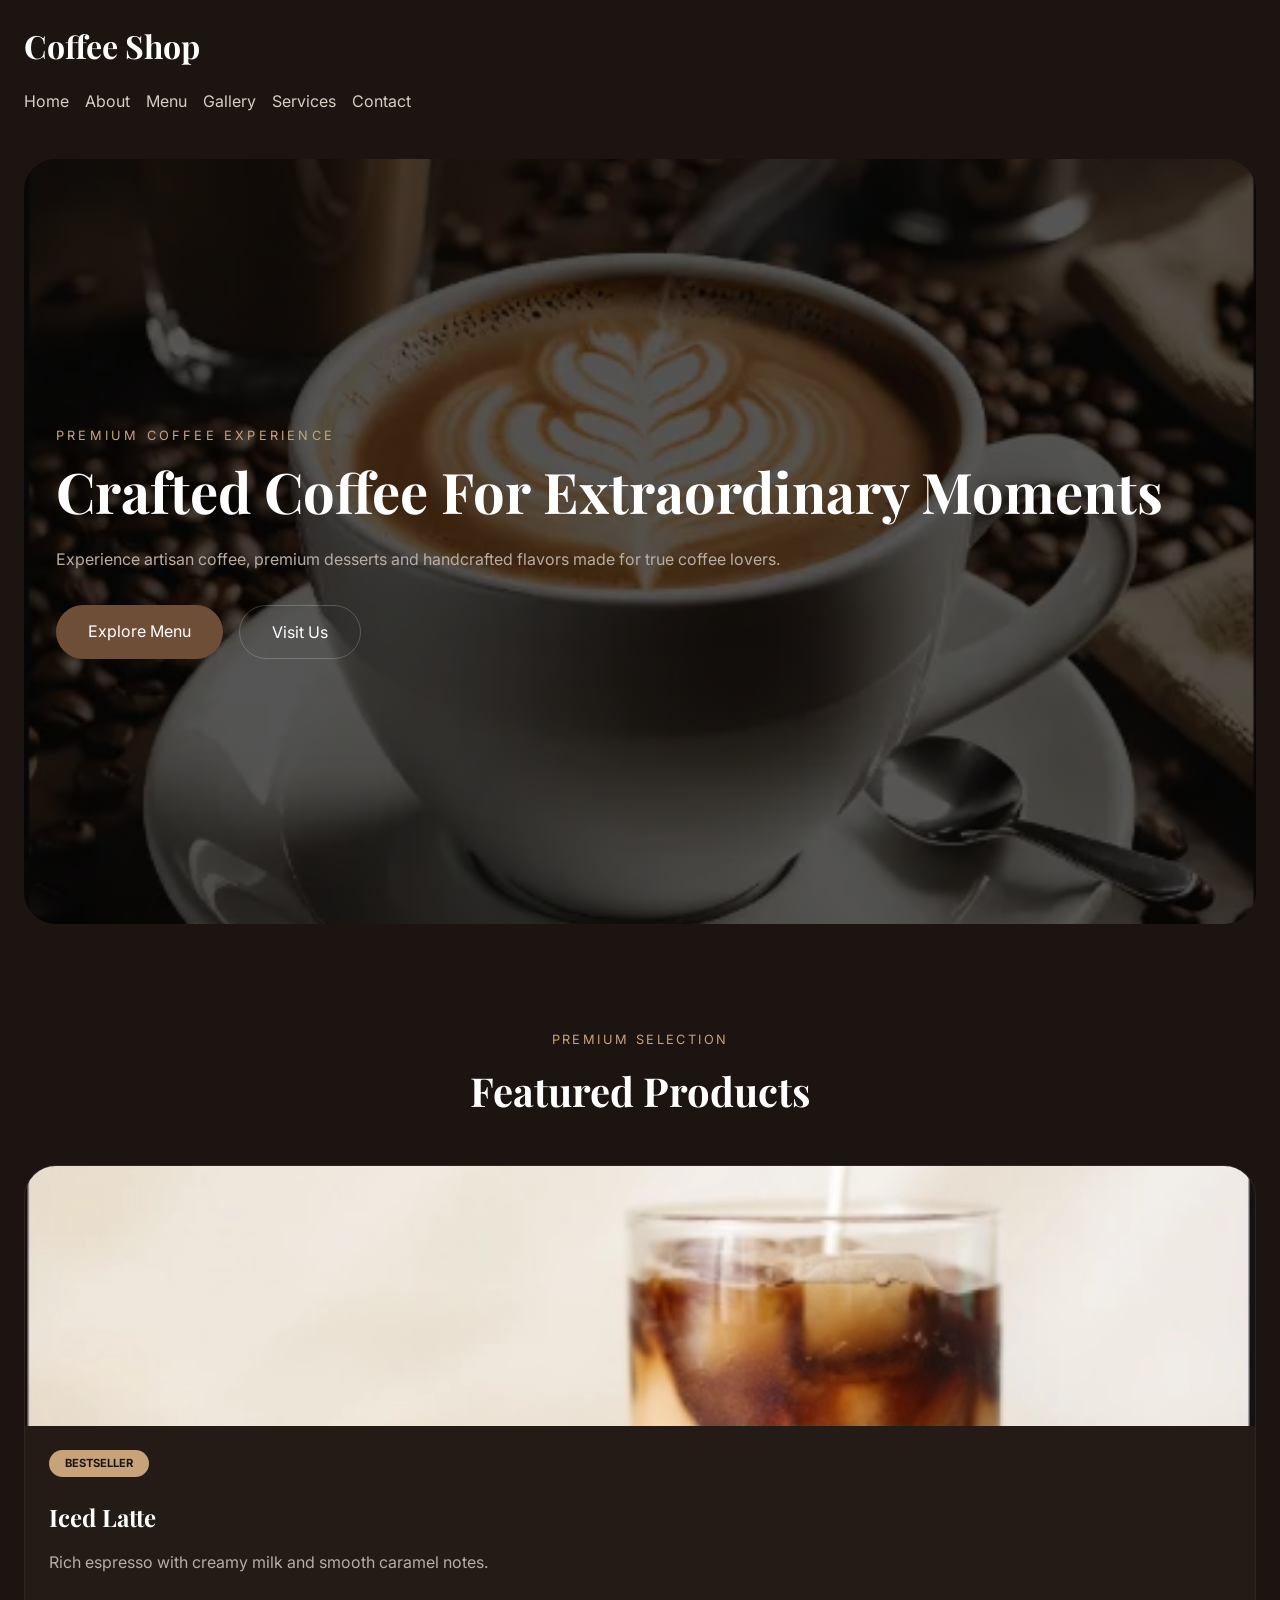
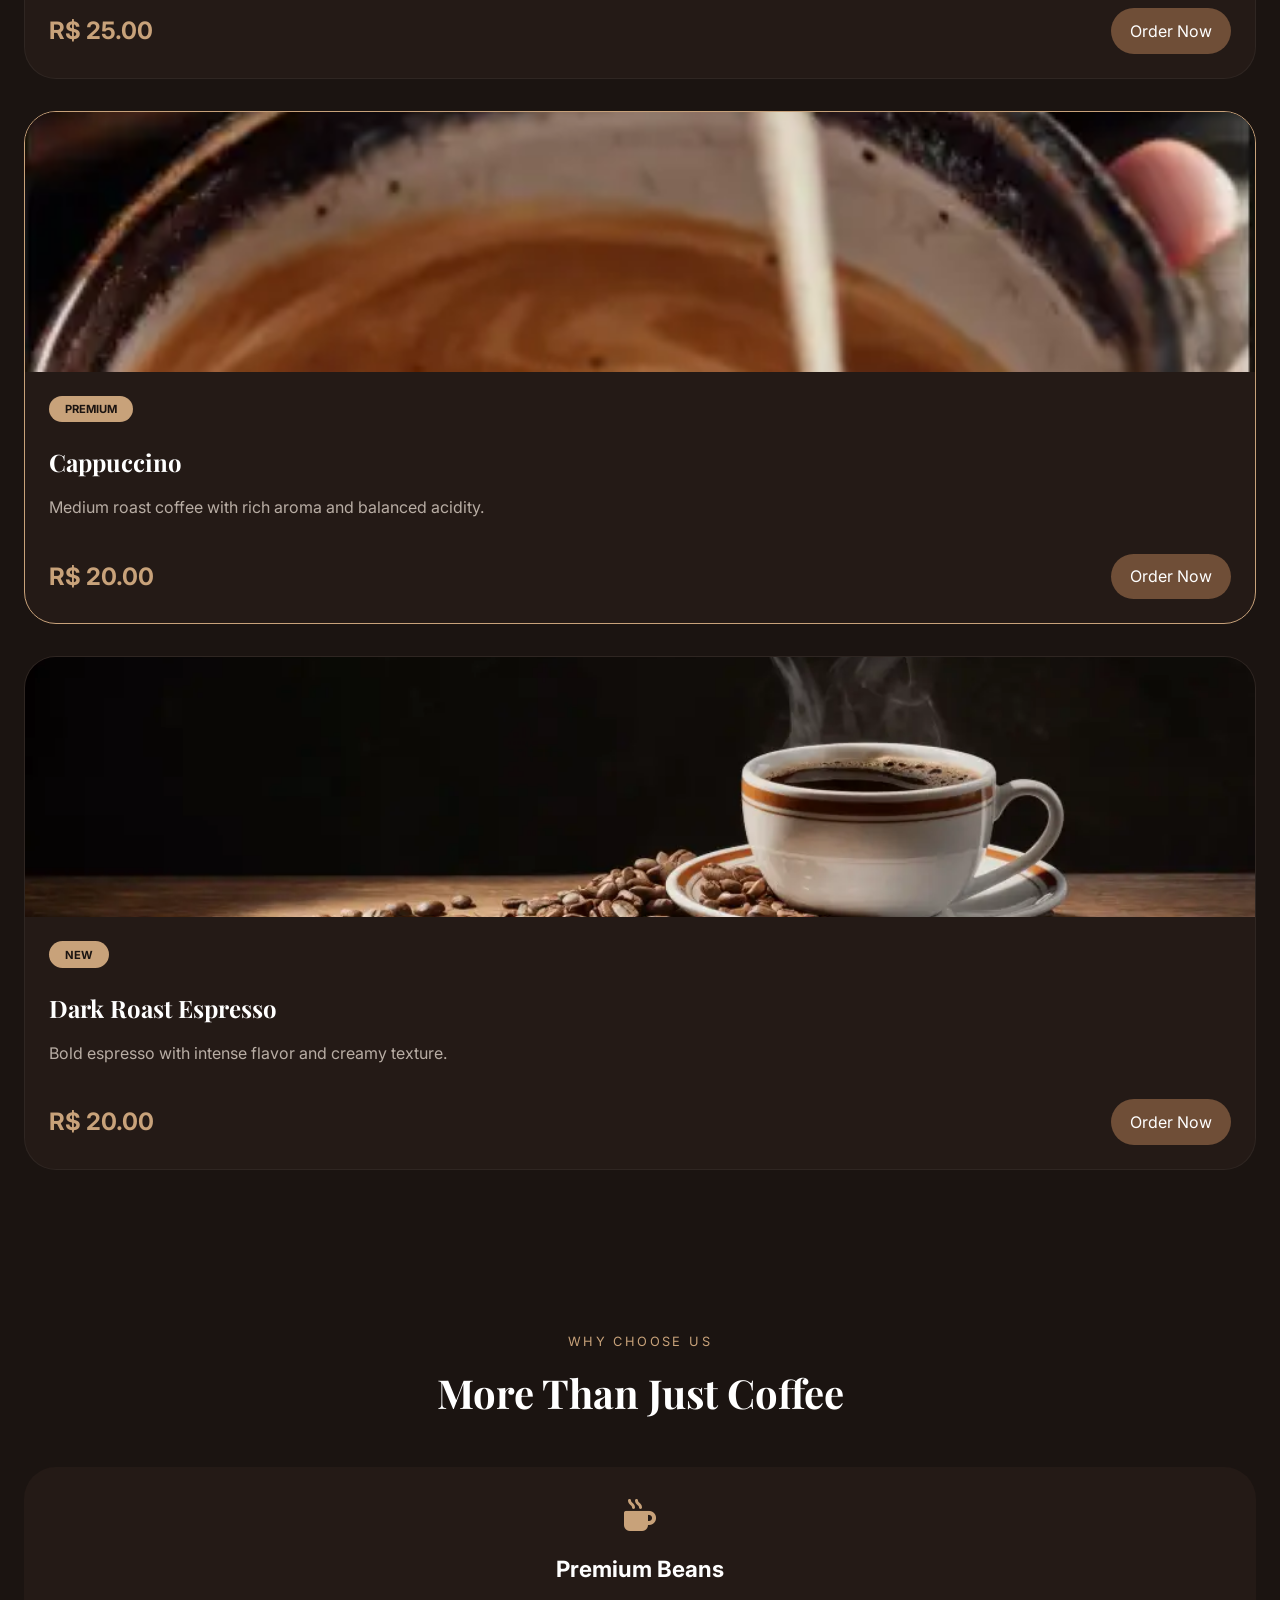
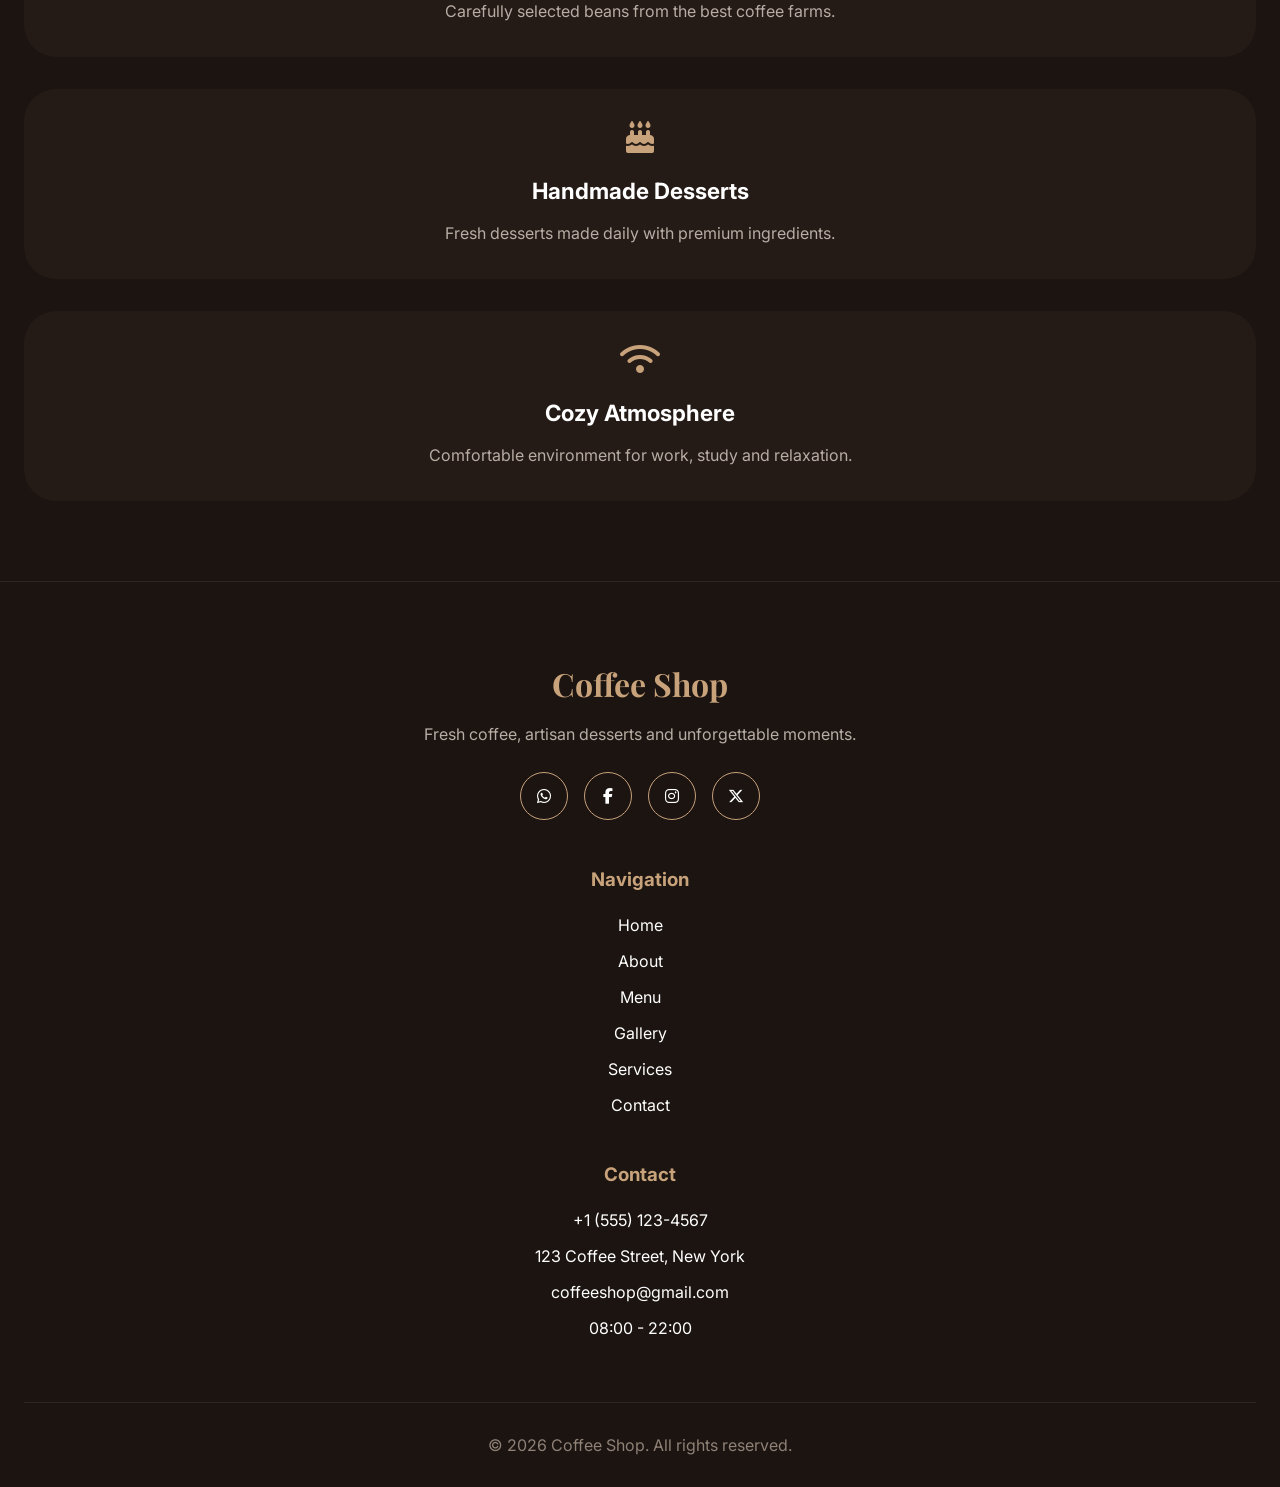
<file: index.html>
<!-- ========================================
INDEX.HTML — PREMIUM COFFEE LANDING PAGE
======================================== -->

<!DOCTYPE html>
<html lang="en">
<head>
    <meta charset="UTF-8">

    <meta name="viewport"
    content="width=device-width, initial-scale=1.0">

    <title>
        Coffee Shop | Home
    </title>

    <!--DESCRIPTION-->
    <meta name="description" content="Discover Craft Coffee, where artisan coffee, handcrafted beverages and premium desserts come together in a warm and welcoming atmosphere.">

    <!--AUTHOR-->
    <meta name="author" content="Leonardo Farias Nascimento - Full-Stack Developer">

    <!--FAVICON-->
    <link rel="icon" href="assets/icons/favicon.ico" type="image/png">

    <!-- GOOGLE FONTS -->
    <link rel="preconnect"
    href="https://fonts.googleapis.com">

    <link rel="preconnect"
    href="https://fonts.gstatic.com"
    crossorigin>

    <link href="https://fonts.googleapis.com/css2?family=Playfair+Display:wght@500;600;700&family=Inter:wght@300;400;500;600&display=swap"
    rel="stylesheet">

    <!-- FONT AWESOME -->
    <link rel="stylesheet"
    href="https://cdnjs.cloudflare.com/ajax/libs/font-awesome/6.7.2/css/all.min.css">

    <!-- CSS -->
    <link rel="stylesheet" href="assets/css/global.css">
    <link rel="stylesheet" href="assets/css/pages/home.css">
    <link rel="stylesheet" href="assets/css/components/navbar.css">
    <link rel="stylesheet" href="assets/css/components/footer.css">
</head>
<body>

    <!-- HEADER -->
    <header class="header">

        <!-- NAVBAR -->
        <nav class="navbar">

            <h2 class="logo">
                Coffee Shop
            </h2>

            <ul class="nav-links">

                <li>
                    <a href="index.html">Home</a>
                </li>

                <li>
                    <a href="about.html">About</a>
                </li>

                <li>
                    <a href="menu.html">Menu</a>
                </li>

                <li>
                    <a href="gallery.html">Gallery</a>
                </li>

                <li>
                    <a href="services.html">Services</a>
                </li>

                <li>
                    <a href="contact.html">Contact</a>
                </li>

            </ul>

        </nav>

        <!-- HERO -->
        <section class="hero">

            <div class="hero-content">

                <span class="hero-subtitle">
                    Premium Coffee Experience
                </span>

                <h1>
                    Crafted Coffee
                    For Extraordinary Moments
                </h1>

                <p>
                    Experience artisan coffee,
                    premium desserts and handcrafted
                    flavors made for true coffee lovers.
                </p>

                <div class="hero-buttons">

                    <a href="menu.html"
                    class="primary-btn">

                        Explore Menu

                    </a>

                    <a href="contact.html"
                    class="secondary-btn">

                        Visit Us

                    </a>

                </div>

            </div>

        </section>

    </header>

    <!-- MAIN -->
    <main>

        <!-- FEATURED PRODUCTS -->
        <section class="featured-products">

            <!-- SECTION TITLE -->
            <div class="section-title">

                <span>
                    Premium Selection
                </span>

                <h2>
                    Featured Products
                </h2>

            </div>

            <!-- GRID -->
            <div class="products-grid">

                <!-- CARD -->
                <article class="product-card">

                    <img src="assets/images/hero/hero-1.webp"
                        alt="A steady stream of milk being poured from a white pitcher into a tall glass of iced latte, creating a beautiful marble effect as it mixes with the dark espresso and ice cubes on a light wooden table."
                        loading="lazy"
                        decoding="async">

                    <div class="product-content">

                        <span class="tag">
                            Bestseller
                        </span>

                        <h3>
                            Iced Latte
                        </h3>

                        <p>
                            Rich espresso with creamy milk
                            and smooth caramel notes.
                        </p>

                        <div class="product-bottom">

                            <span class="price">
                                R$ 25.00
                            </span>

                            <a href="menu.html">
                                Order Now
                            </a>

                        </div>

                    </div>

                </article>

                <!-- CARD -->
                <article class="product-card featured-card">

                    <img src="assets/images/hero/hero-2.webp"
                         alt="A barista pouring steamed milk from a metal pitcher into a rustic ceramic mug to create beautiful leaf latte art on a fresh cappuccino."
                         loading="lazy"
                         decoding="async">

                    <div class="product-content">

                        <span class="tag">
                            Premium
                        </span>

                        <h3>
                            Cappuccino
                        </h3>

                        <p>
                            Medium roast coffee with rich
                            aroma and balanced acidity.
                        </p>

                        <div class="product-bottom">

                            <span class="price">
                                R$ 20.00
                            </span>

                            <a href="menu.html">
                                Order Now
                            </a>

                        </div>

                    </div>

                </article>

                <!-- CARD -->
                <article class="product-card">

                    <img src="assets/images/hero/hero-3.webp"
                         alt="A steaming white ceramic cup of hot black coffee on a saucer, placed next to a scattered pile of roasted coffee beans on a rustic wooden table with a dark, moody background."
                         loading="lazy"
                         decoding="async">

                    <div class="product-content">

                        <span class="tag">
                            New
                        </span>

                        <h3>
                            Dark Roast Espresso
                        </h3>

                        <p>
                            Bold espresso with intense
                            flavor and creamy texture.
                        </p>

                        <div class="product-bottom">

                            <span class="price">
                                R$ 20.00
                            </span>

                            <a href="menu.html">
                                Order Now
                            </a>

                        </div>

                    </div>

                </article>

            </div>

        </section>

        <!-- WHY CHOOSE US -->
        <section class="why-us">

            <div class="section-title">

                <span>
                    Why Choose Us
                </span>

                <h2>
                    More Than Just Coffee
                </h2>

            </div>

            <div class="why-grid">

                <!-- ITEM -->
                <article class="why-card">

                    <i class="fa-solid fa-mug-hot"></i>

                    <h3>
                        Premium Beans
                    </h3>

                    <p>
                        Carefully selected beans from
                        the best coffee farms.
                    </p>

                </article>

                <!-- ITEM -->
                <article class="why-card">

                    <i class="fa-solid fa-cake-candles"></i>

                    <h3>
                        Handmade Desserts
                    </h3>

                    <p>
                        Fresh desserts made daily
                        with premium ingredients.
                    </p>

                </article>

                <!-- ITEM -->
                <article class="why-card">

                    <i class="fa-solid fa-wifi"></i>

                    <h3>
                        Cozy Atmosphere
                    </h3>

                    <p>
                        Comfortable environment for
                        work, study and relaxation.
                    </p>

                </article>

            </div>

        </section>

    </main>

    <!-- FOOTER -->
    <footer class="footer">

        <div class="footer-container">

            <!-- BRAND -->
            <div class="footer-brand">

                <h2>
                    Coffee Shop
                </h2>

                <p>
                    Fresh coffee, artisan desserts
                    and unforgettable moments.
                </p>

                <!-- SOCIAL -->
                <div class="social-icons">

                    <a 
                        href="#"
                        aria-label="WhatsApp">

                        <i class="fa-brands fa-whatsapp"></i>

                    </a>

                    <a  
                        href="#"
                        aria-label="Facebook">

                        <i class="fa-brands fa-facebook-f"></i>
                    </a>

                    <a  
                        href="#"
                        aria-label="Instagram">

                        <i class="fa-brands fa-instagram"></i>
                    </a>

                    <a   href="#"
                         aria-label="X">

                        <i class="fa-brands fa-x-twitter"></i>
                    </a>

                </div>
                
            </div>

            <!-- NAVIGATION -->
            <div class="footer-links">

                <h3>
                    Navigation
                </h3>

                <ul>

                    <li>
                        <a href="index.html">Home</a>
                    </li>

                    <li>
                        <a href="about.html">About</a>
                    </li>

                    <li>
                        <a href="menu.html">Menu</a>
                    </li>

                    <li>
                        <a href="gallery.html">Gallery</a>
                    </li>

                    <li>
                        <a href="services.html">Services</a>
                    </li>

                    <li>
                        <a href="contact.html">Contact</a>
                    </li>

                </ul>

            </div>

            <!-- CONTACT -->
            <div class="footer-contact">

                <h3>
                    Contact
                </h3>

                <ul>

                    <li>
                        +1 (555) 123-4567
                    </li>

                    <li>
                        123 Coffee Street, New York
                    </li>

                    <li>
                        coffeeshop@gmail.com
                    </li>

                    <li>
                        08:00 - 22:00
                    </li>

                </ul>

            </div>


        </div>

        <!-- BOTTOM -->
        <div class="footer-bottom">

            <p>
                © 2026 Coffee Shop.
                All rights reserved.
            </p>

        </div>

    </footer>

</body>
</html>
</file>
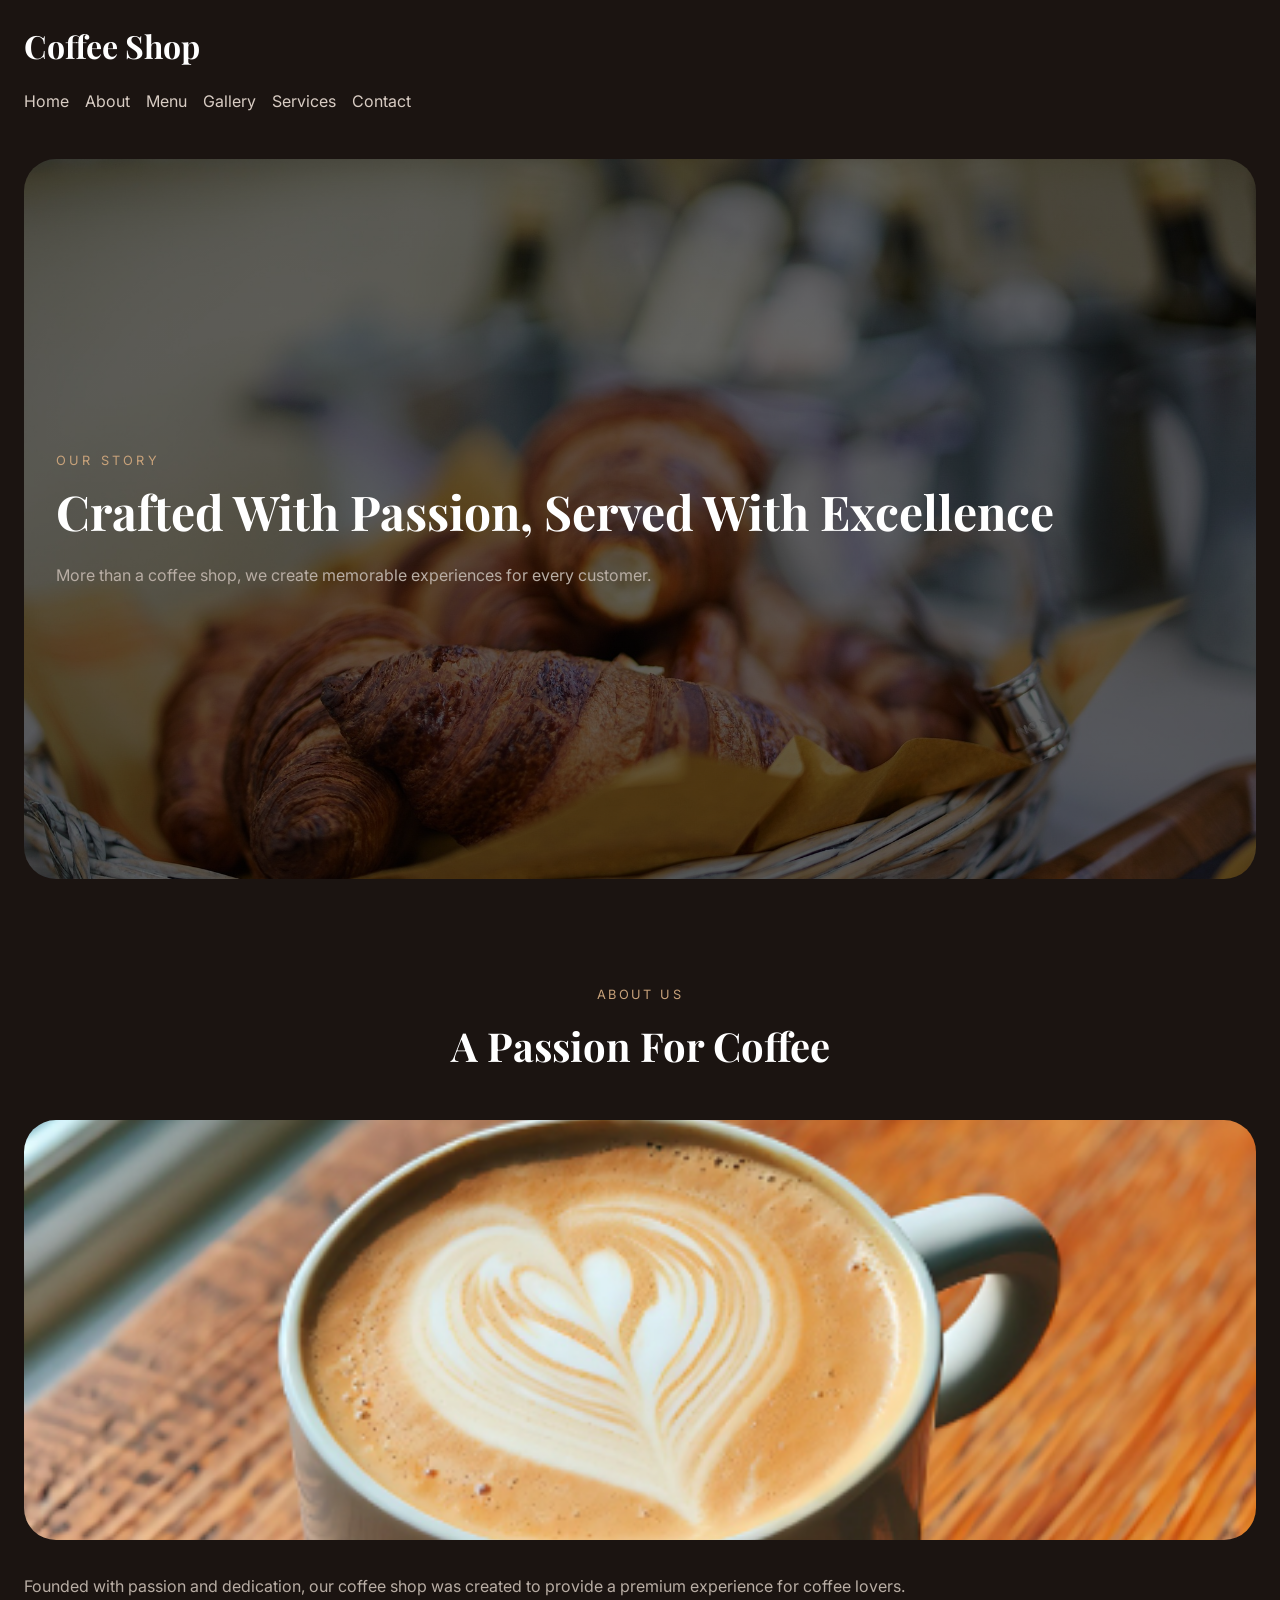
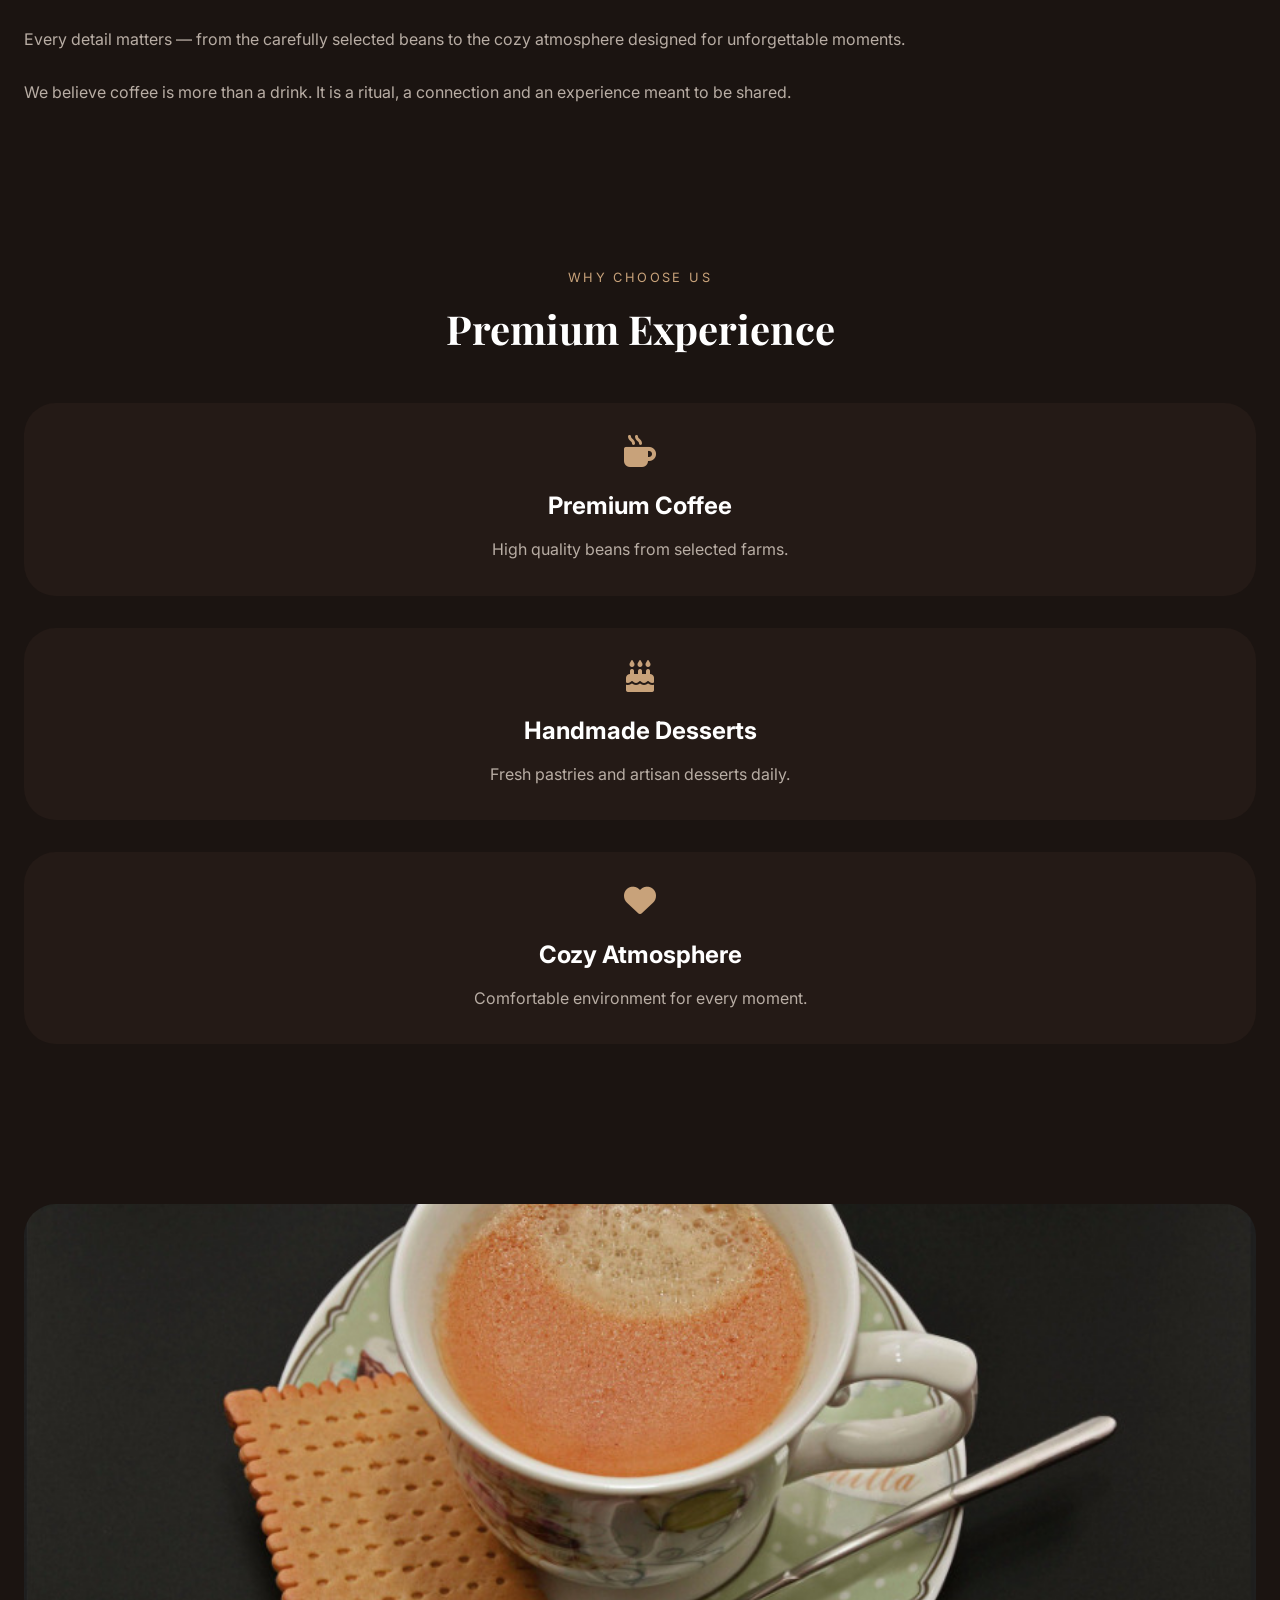
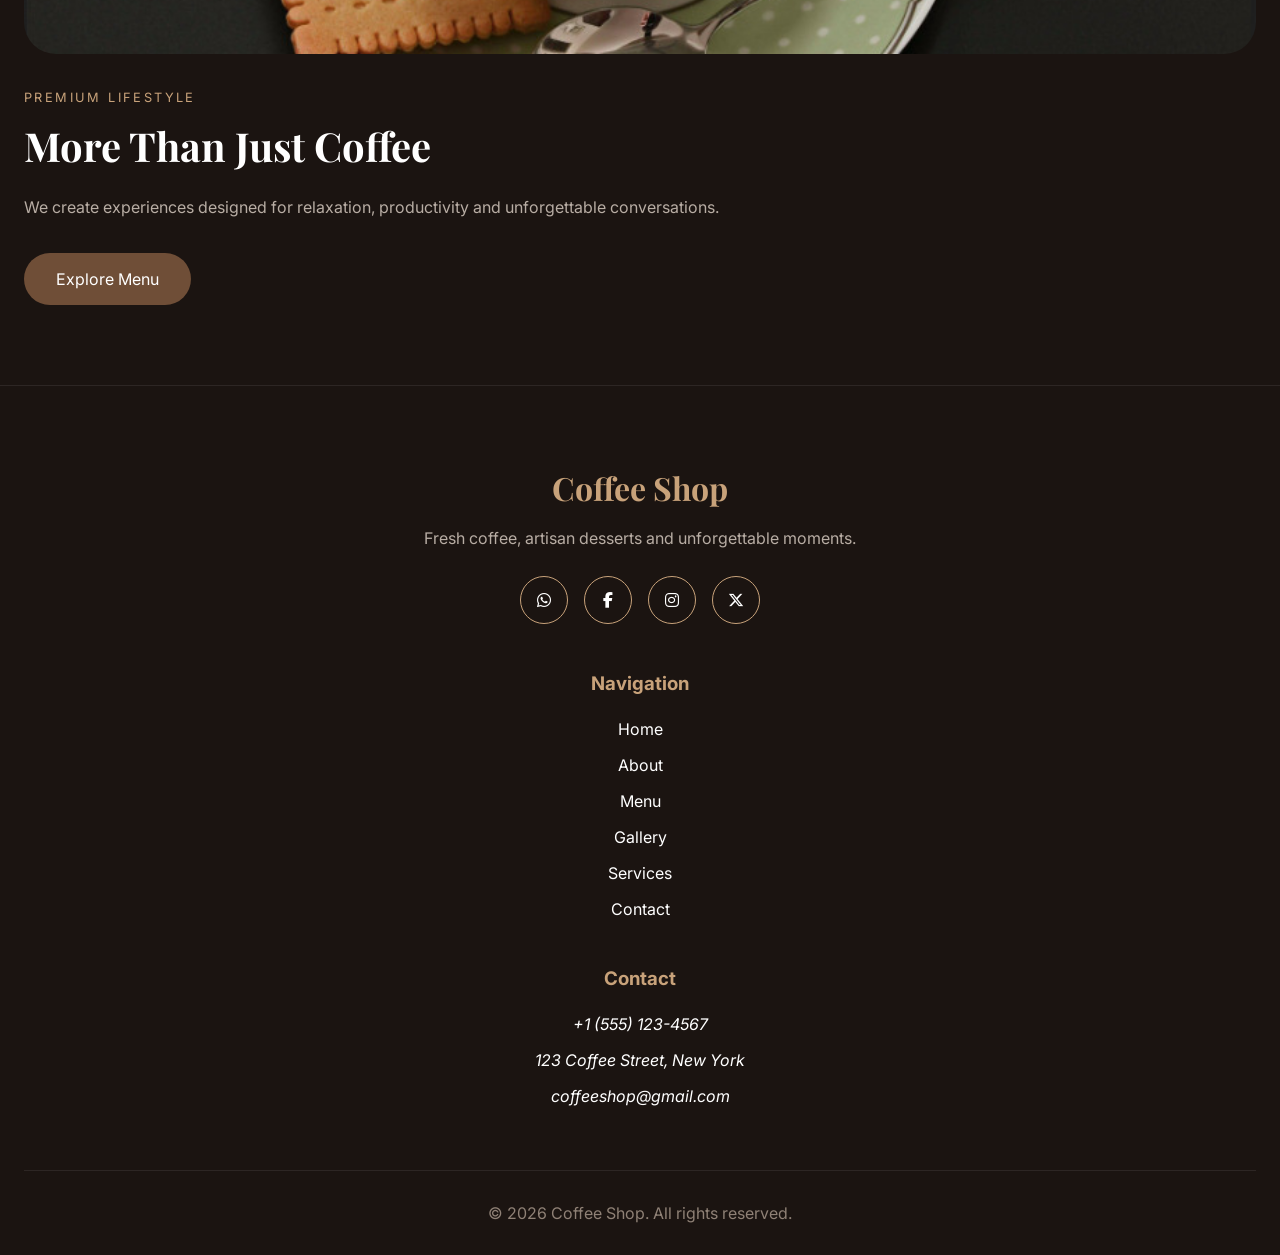
<file: about.html>
<!-- ========================================
ABOUT.HTML — PREMIUM COFFEE LANDING PAGE
======================================== -->

<!DOCTYPE html>
<html lang="en">
<head>
    <meta charset="UTF-8">

    <meta name="viewport"
    content="width=device-width, initial-scale=1.0">

    <title>
        Coffee Shop | About Us 
    </title>

    <!--DESCRIPTION-->
    <meta name="description" content="Learn about Craft Coffee, our passion for specialty coffee, quality ingredients and creating memorable experiences for every customer.">

    <!--AUTHOR-->
    <meta name="author" content="Leonardo Farias Nascimento - Full-Stack Developer">

    <!--FAVICON-->
    <link rel="icon" href="assets/icons/favicon.ico" type="image/png">

    <!-- GOOGLE FONTS -->
    <link rel="preconnect"
    href="https://fonts.googleapis.com">

    <link rel="preconnect"
    href="https://fonts.gstatic.com"
    crossorigin>

    <link href="https://fonts.googleapis.com/css2?family=Playfair+Display:wght@500;600;700&family=Inter:wght@300;400;500;600&display=swap"
    rel="stylesheet">

    <!-- FONT AWESOME -->
    <link rel="stylesheet"
    href="https://cdnjs.cloudflare.com/ajax/libs/font-awesome/6.7.2/css/all.min.css">

     <!-- CSS -->
    <link rel="stylesheet" href="assets/css/global.css">
    <link rel="stylesheet" href="assets/css/components/navbar.css">
    <link rel="stylesheet" href="assets/css/components/footer.css">
    <link rel="stylesheet" href="assets/css/pages/about.css">
</head>
<body>

    <!-- HEADER -->
    <header class="about-header">

        <!-- NAVBAR -->
        <nav class="navbar">

            <h2 class="logo">
                Coffee Shop
            </h2>

            <ul class="nav-links">

                <li>
                    <a href="index.html">Home</a>
                </li>

                <li>
                    <a href="about.html">About</a>
                </li>

                <li>
                    <a href="menu.html">Menu</a>
                </li>

                <li>
                    <a href="gallery.html">Gallery</a>
                </li>

                <li>
                    <a href="services.html">Services</a>
                </li>

                <li>
                    <a href="contact.html">Contact</a>
                </li>

            </ul>

        </nav>

        <!-- HERO -->
        <section class="about-hero">

            <div class="hero-overlay">

                <span>
                    Our Story
                </span>

                <h1>
                    Crafted With Passion,
                    Served With Excellence
                </h1>

                <p>
                    More than a coffee shop,
                    we create memorable experiences
                    for every customer.
                </p>

            </div>

        </section>

    </header>

    <!-- MAIN -->
    <main>

        <!-- STORY -->
        <section class="story-section">

            <div class="section-title">

                <span>
                    About Us
                </span>

                <h2>
                    A Passion For Coffee
                </h2>

            </div>

            <div class="story-container">

                <div class="story-image">

                    <img src="assets/images/about/about-1.jpg"
                         alt="A white ceramic mug filled with a hot cappuccino featuring beautiful heart-shaped latte art, placed on a textured wooden table illuminated by natural sunlight from a nearby window."
                         loading="lazy" 
                         decoding="async">

                </div>

                <div class="story-text">

                    <p>
                        Founded with passion and dedication,
                        our coffee shop was created to provide
                        a premium experience for coffee lovers.
                    </p>

                    <p>
                        Every detail matters — from the carefully
                        selected beans to the cozy atmosphere
                        designed for unforgettable moments.
                    </p>

                    <p>
                        We believe coffee is more than a drink.
                        It is a ritual, a connection and an
                        experience meant to be shared.
                    </p>

                </div>

            </div>

        </section>

        <!-- WHY US -->
        <section class="why-section">

            <div class="section-title">

                <span>
                    Why Choose Us
                </span>

                <h2>
                    Premium Experience
                </h2>

            </div>

            <div class="why-grid">

                <!-- CARD -->
                <article class="why-card">

                    <i class="fa-solid fa-mug-hot"></i>

                    <h3>
                        Premium Coffee
                    </h3>

                    <p>
                        High quality beans from selected farms.
                    </p>

                </article>

                <!-- CARD -->
                <article class="why-card">

                    <i class="fa-solid fa-cake-candles"></i>

                    <h3>
                        Handmade Desserts
                    </h3>

                    <p>
                        Fresh pastries and artisan desserts daily.
                    </p>

                </article>

                <!-- CARD -->
                <article class="why-card">

                    <i class="fa-solid fa-heart"></i>

                    <h3>
                        Cozy Atmosphere
                    </h3>

                    <p>
                        Comfortable environment for every moment.
                    </p>

                </article>

            </div>

        </section>

        <!-- EXPERIENCE -->
        <section class="experience-section">

            <div class="experience-image">

                <img src="assets/images/about/about-2.jpg"
                     alt="A top-down view of a frothy espresso or café au lait in an elegant floral porcelain cup, served on a green polka-dot saucer with a rectangular butter biscuit and a silver spoon against a black background."
                     loading="lazy" 
                     decoding="async">

            </div>

            <div class="experience-content">

                <span>
                    Premium Lifestyle
                </span>

                <h2>
                    More Than Just Coffee
                </h2>

                <p>
                    We create experiences designed
                    for relaxation, productivity
                    and unforgettable conversations.
                </p>

                <a href="menu.html"
                class="experience-btn">

                    Explore Menu

                </a>

            </div>

        </section>

    </main>

    <!-- FOOTER -->
    <footer class="footer">

        <div class="footer-container">

            <!-- BRAND -->
            <div class="footer-brand">

                <h2>
                    Coffee Shop
                </h2>

                <p>
                    Fresh coffee, artisan desserts
                    and unforgettable moments.
                </p>

                <!-- SOCIAL -->
                <div class="social-icons">

                    <a 
                        href="#"
                        aria-label="WhatsApp">

                        <i class="fa-brands fa-whatsapp"></i>

                    </a>

                    <a  
                        href="#"
                        aria-label="Facebook">

                        <i class="fa-brands fa-facebook-f"></i>
                    </a>

                    <a  
                        href="#"
                        aria-label="Instagram">

                        <i class="fa-brands fa-instagram"></i>
                    </a>

                    <a   href="#"
                         aria-label="X">

                        <i class="fa-brands fa-x-twitter"></i>
                    </a>

                </div>

            </div>

            <!-- LINKS -->
            <div class="footer-links">

                <h3>
                    Navigation
                </h3>

                <ul>

                    <li>
                        <a href="index.html">Home</a>
                    </li>

                    <li>
                        <a href="about.html">About</a>
                    </li>

                    <li>
                        <a href="menu.html">Menu</a>
                    </li>

                    <li>
                        <a href="gallery.html">Gallery</a>
                    </li>

                    <li>
                        <a href="services.html">Services</a>
                    </li>

                    <li>
                        <a href="contact.html">Contact</a>
                    </li>

                </ul>

            </div>

            <!-- CONTACT -->
            <div class="footer-contact">

                <h3>
                    Contact
                </h3>

            <address>

                <ul>

                    <li>+1 (555) 123-4567</li>

                    <li>123 Coffee Street, New York</li>

                    <li>coffeeshop@gmail.com</li>

                </ul>

            </address>

            </div>

        </div>

        <!-- BOTTOM -->
        <div class="footer-bottom">

            <p>
                © 2026 Coffee Shop.
                All rights reserved.
            </p>

        </div>

    </footer>

</body>
</html>
</file>
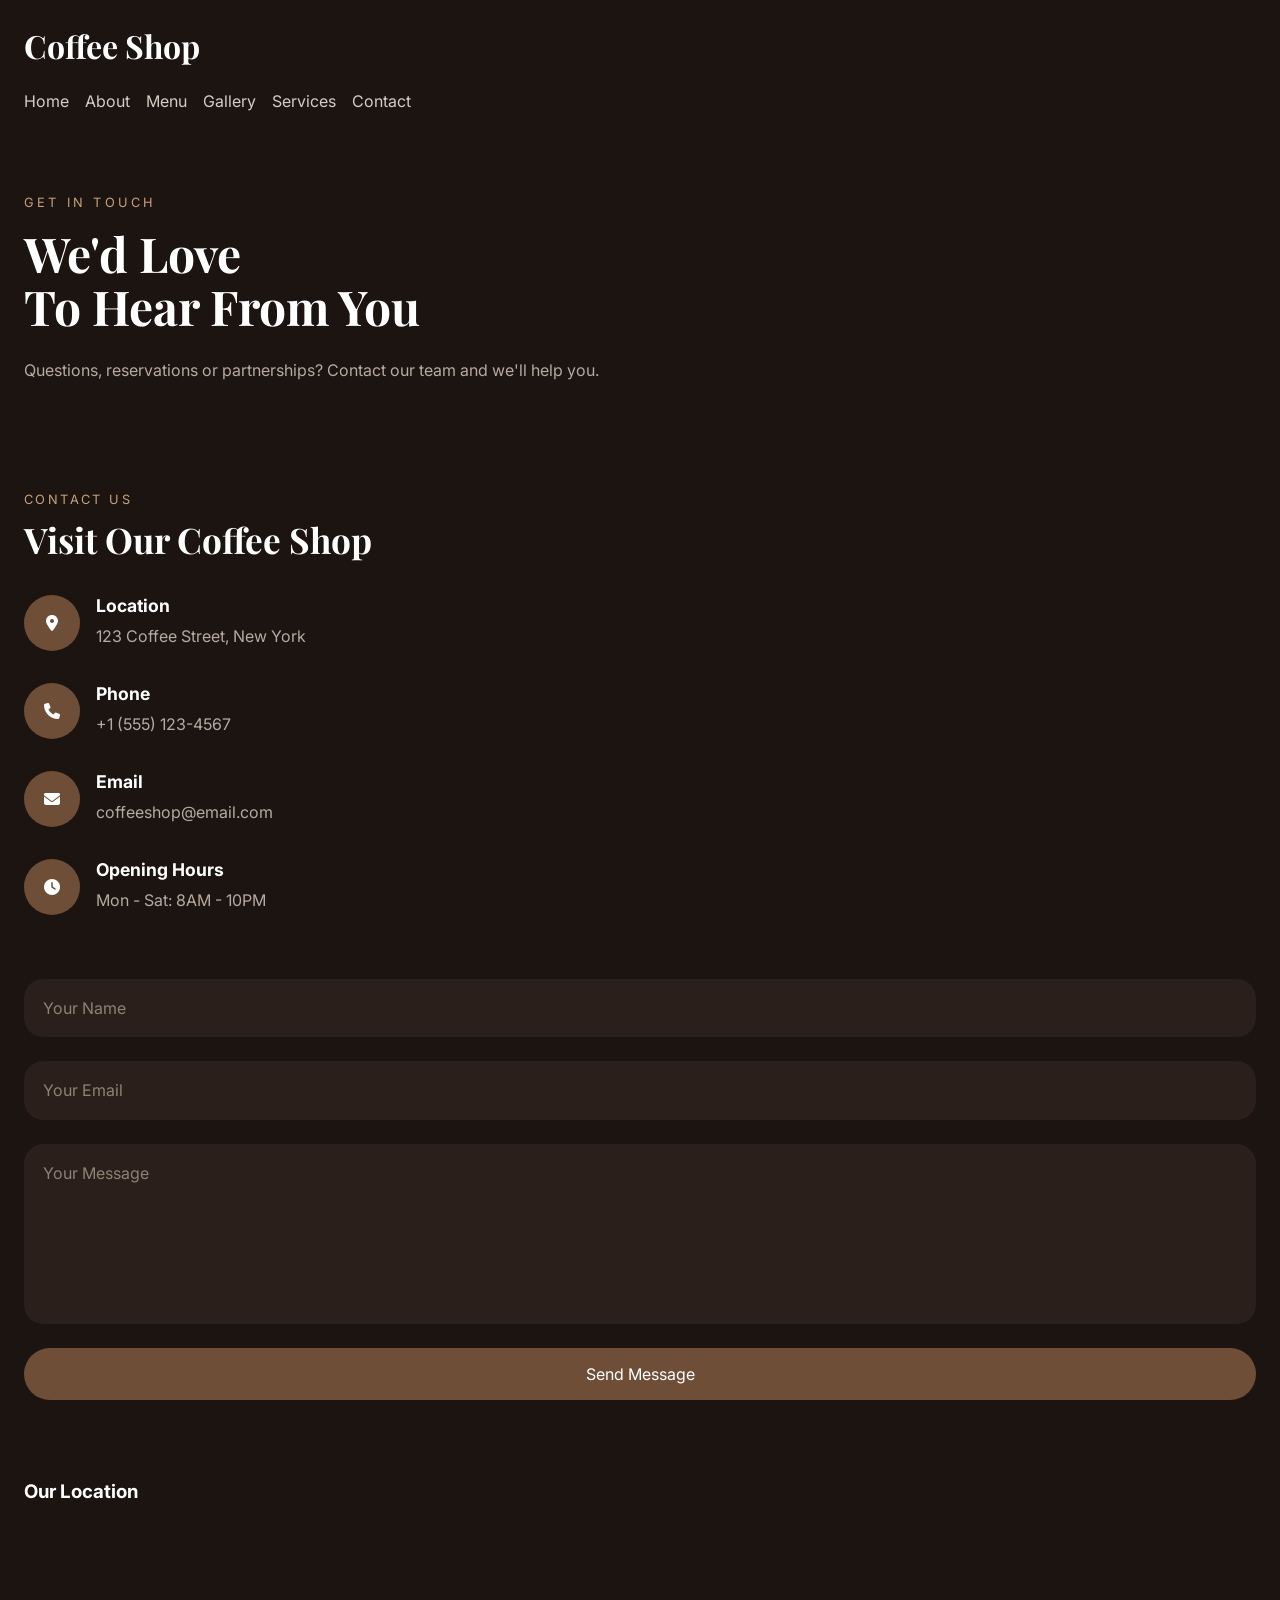
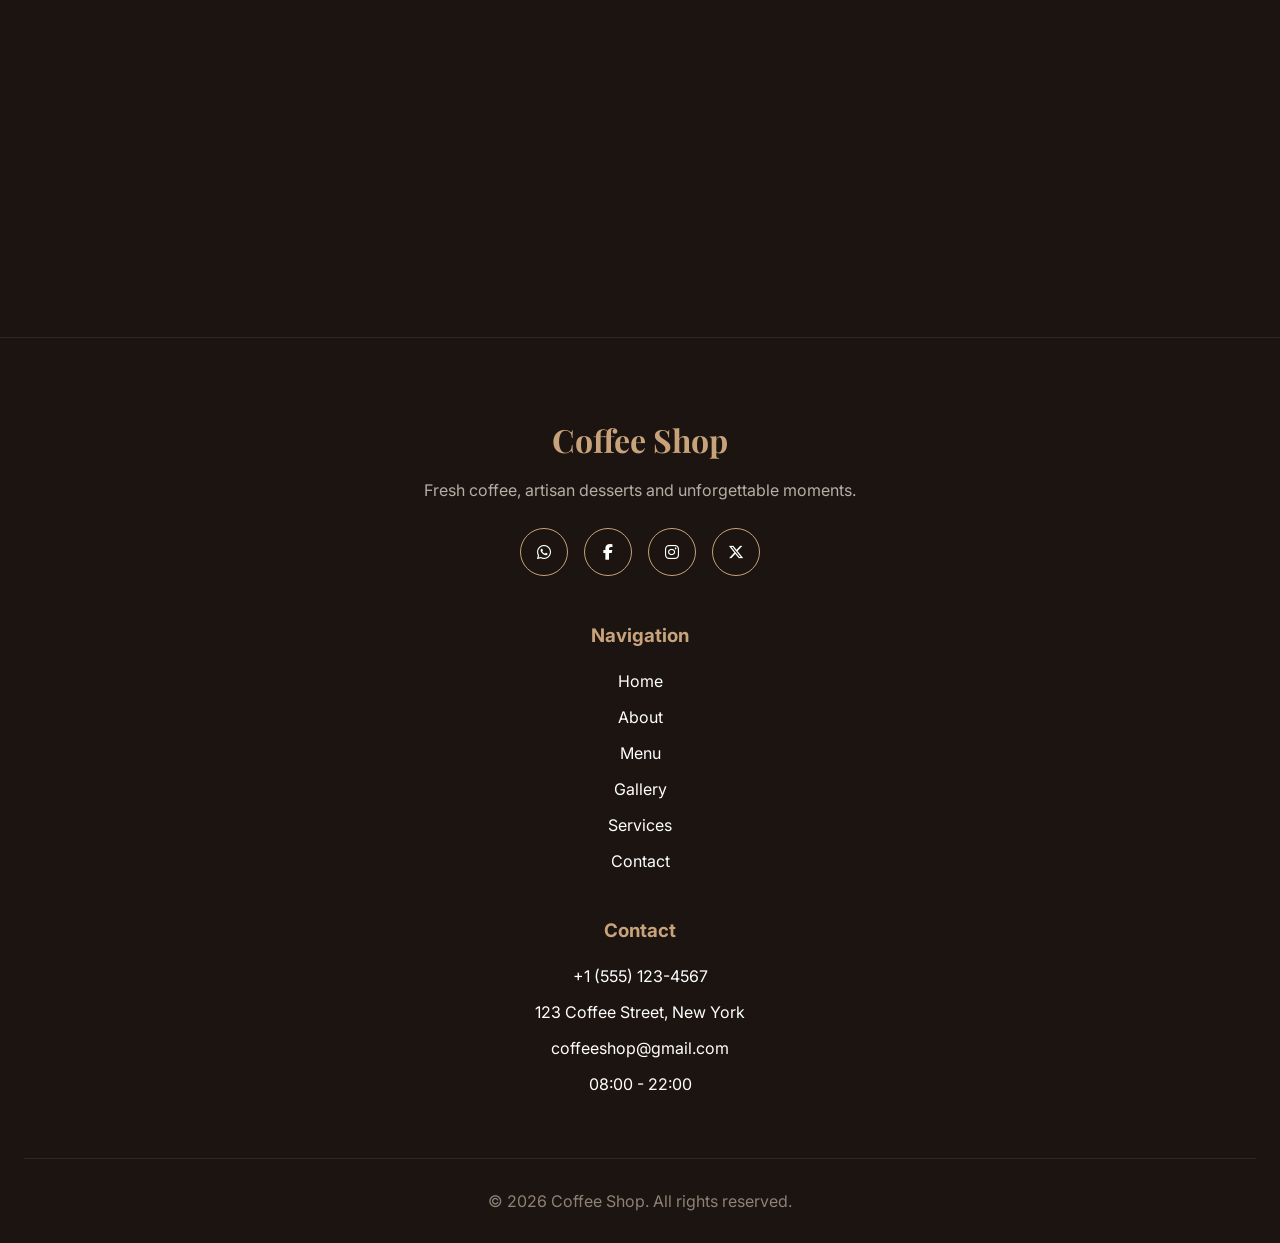
<file: contact.html>
<!-- ========================================
CONTACT.HTML — PREMIUM COFFEE LANDING PAGE
======================================== -->

<!DOCTYPE html>
<html lang="en">
<head>
    <meta charset="UTF-8">
    <meta name="viewport" content="width=device-width, initial-scale=1.0">

    <title>
        Coffee Shop | Contact
    </title>

    <!--DESCRIPTION-->
    <meta name="description" content="Get in touch with Craft Coffee. Find our location, opening hours and contact information to plan your next visit.">

    <!--AUTHOR-->
    <meta name="author" content="Leonardo Farias Nascimento - Full-Stack Developer">

    <!--FAVICON-->
    <link rel="icon" href="assets/icons/favicon.ico" type="image/png">

    <!-- GOOGLE FONTS -->
    <link rel="preconnect" href="https://fonts.googleapis.com">
    <link rel="preconnect" href="https://fonts.gstatic.com" crossorigin>
    <link href="https://fonts.googleapis.com/css2?family=Playfair+Display:wght@500;600;700&family=Inter:wght@300;400;500;600&display=swap" rel="stylesheet">

    <!-- FONT AWESOME -->
    <link rel="stylesheet"
    href="https://cdnjs.cloudflare.com/ajax/libs/font-awesome/6.7.2/css/all.min.css">

    <!-- CSS -->
     <link rel="stylesheet" href="assets/css/global.css">
     <link rel="stylesheet" href="assets/css/pages/contact.css">
     <link rel="stylesheet" href="assets/css/components/navbar.css">
     <link rel="stylesheet" href="assets/css/components/footer.css">
</head>
<body>

    <!-- HEADER -->
    <header class="contact-header">

        <!-- NAVBAR -->
        <nav class="navbar">

            <h2 class="logo">
                Coffee Shop
            </h2>

            <ul class="nav-links">

                <li>
                    <a href="index.html">Home</a>
                </li>

                <li>
                    <a href="about.html">About</a>
                </li>

                <li>
                    <a href="menu.html">Menu</a>
                </li>

                <li>
                    <a href="gallery.html">Gallery</a>
                </li>

                <li>
                    <a href="services.html">Services</a>
                </li>

                <li>
                    <a href="contact.html">Contact</a>
                </li>

            </ul>

        </nav>

        <!-- HERO -->
        <div class="contact-hero">

            <span class="subtitle">
                Get In Touch
            </span>

            <h1>
                We'd Love <br>
                To Hear From You
            </h1>

            <p>
                Questions, reservations or partnerships?
                Contact our team and we'll help you.
            </p>

        </div>

    </header>

    <!-- MAIN -->
    <main>

        <!-- CONTACT SECTION -->
        <section class="contact-section">

            <!-- CONTACT INFO -->
            <div class="contact-info">

                <div class="section-title">

                    <span>Contact Us</span>

                    <h2>
                        Visit Our Coffee Shop
                    </h2>

                </div>

                <!-- INFO ITEM -->
                <div class="info-item">

                    <div class="info-icon">
                        <i class="fa-solid fa-location-dot"></i>
                    </div>

                    <div>

                        <h3>Location</h3>

                        <p>
                            123 Coffee Street, New York
                        </p>

                    </div>

                </div>

                <!-- INFO ITEM -->
                <div class="info-item">

                    <div class="info-icon">
                        <i class="fa-solid fa-phone"></i>
                    </div>

                    <div>

                        <h3>Phone</h3>

                        <p>
                            +1 (555) 123-4567
                        </p>

                    </div>

                </div>

                <!-- INFO ITEM -->
                <div class="info-item">

                    <div class="info-icon">
                        <i class="fa-solid fa-envelope"></i>
                    </div>

                    <div>

                        <h3>Email</h3>

                        <p>
                            coffeeshop@email.com
                        </p>

                    </div>

                </div>

                <!-- INFO ITEM -->
                <div class="info-item">

                    <div class="info-icon">
                        <i class="fa-solid fa-clock"></i>
                    </div>

                    <div>

                        <h3>Opening Hours</h3>

                        <p>
                            Mon - Sat: 8AM - 10PM
                        </p>

                    </div>

                </div>

            </div>

            <!-- FORM -->
            <form class="contact-form">

                <input type="text"
                placeholder="Your Name"
                required>

                <input type="email"
                placeholder="Your Email"
                required>

                <textarea
                placeholder="Your Message"
                required></textarea>

                <button type="submit">
                    Send Message
                </button>

            </form>

        </section>

        <!-- MAP SECTION -->
        <section class="map-section">

            <!-- MAP -->
            <div class="footer-map">

                <h3>
                    Our Location
                </h3>

                <iframe
                    src="https://www.google.com/maps/embed?pb=..."
                    title="Location of the coffee shop on Google Maps"
                    loading="lazy">
                </iframe>

            </div>

        </section> 

    </main>

    <!-- FOOTER -->
    <footer class="footer">

        <div class="footer-container">

            <!-- BRAND -->
            <div class="footer-brand">

                <h2>
                    Coffee Shop
                </h2>

                <p>
                    Fresh coffee, artisan desserts
                    and unforgettable moments.
                </p>

                <!-- SOCIAL -->
                <div class="social-icons">

                    <a 
                        href="#"
                        aria-label="WhatsApp">

                        <i class="fa-brands fa-whatsapp"></i>

                    </a>

                    <a  
                        href="#"
                        aria-label="Facebook">

                        <i class="fa-brands fa-facebook-f"></i>
                    </a>

                    <a  
                        href="#"
                        aria-label="Instagram">

                        <i class="fa-brands fa-instagram"></i>
                    </a>

                    <a   href="#"
                         aria-label="X">

                        <i class="fa-brands fa-x-twitter"></i>
                    </a>

                </div>

            </div>

            <!-- NAVIGATION -->
            <div class="footer-links">

                <h3>
                    Navigation
                </h3>

                <ul>

                    <li>
                        <a href="index.html">Home</a>
                    </li>

                    <li>
                        <a href="about.html">About</a>
                    </li>

                    <li>
                        <a href="menu.html">Menu</a>
                    </li>

                    <li>
                        <a href="gallery.html">Gallery</a>
                    </li>

                    <li>
                        <a href="services.html">Services</a>
                    </li>

                    <li>
                        <a href="contact.html">Contact</a>
                    </li>

                </ul>

            </div>

            <!-- CONTACT -->
            <div class="footer-contact">

                <h3>
                    Contact
                </h3>

                <ul>

                    <li>
                        +1 (555) 123-4567
                    </li>

                    <li>
                        123 Coffee Street, New York
                    </li>

                    <li>
                        coffeeshop@gmail.com
                    </li>

                    <li>
                        08:00 - 22:00
                    </li>

                </ul>

            </div>


        </div>

        <!-- BOTTOM -->
        <div class="footer-bottom">

            <p>
                © 2026 Coffee Shop.
                All rights reserved.
            </p>

        </div>

    </footer>

</body>
</html>
</file>
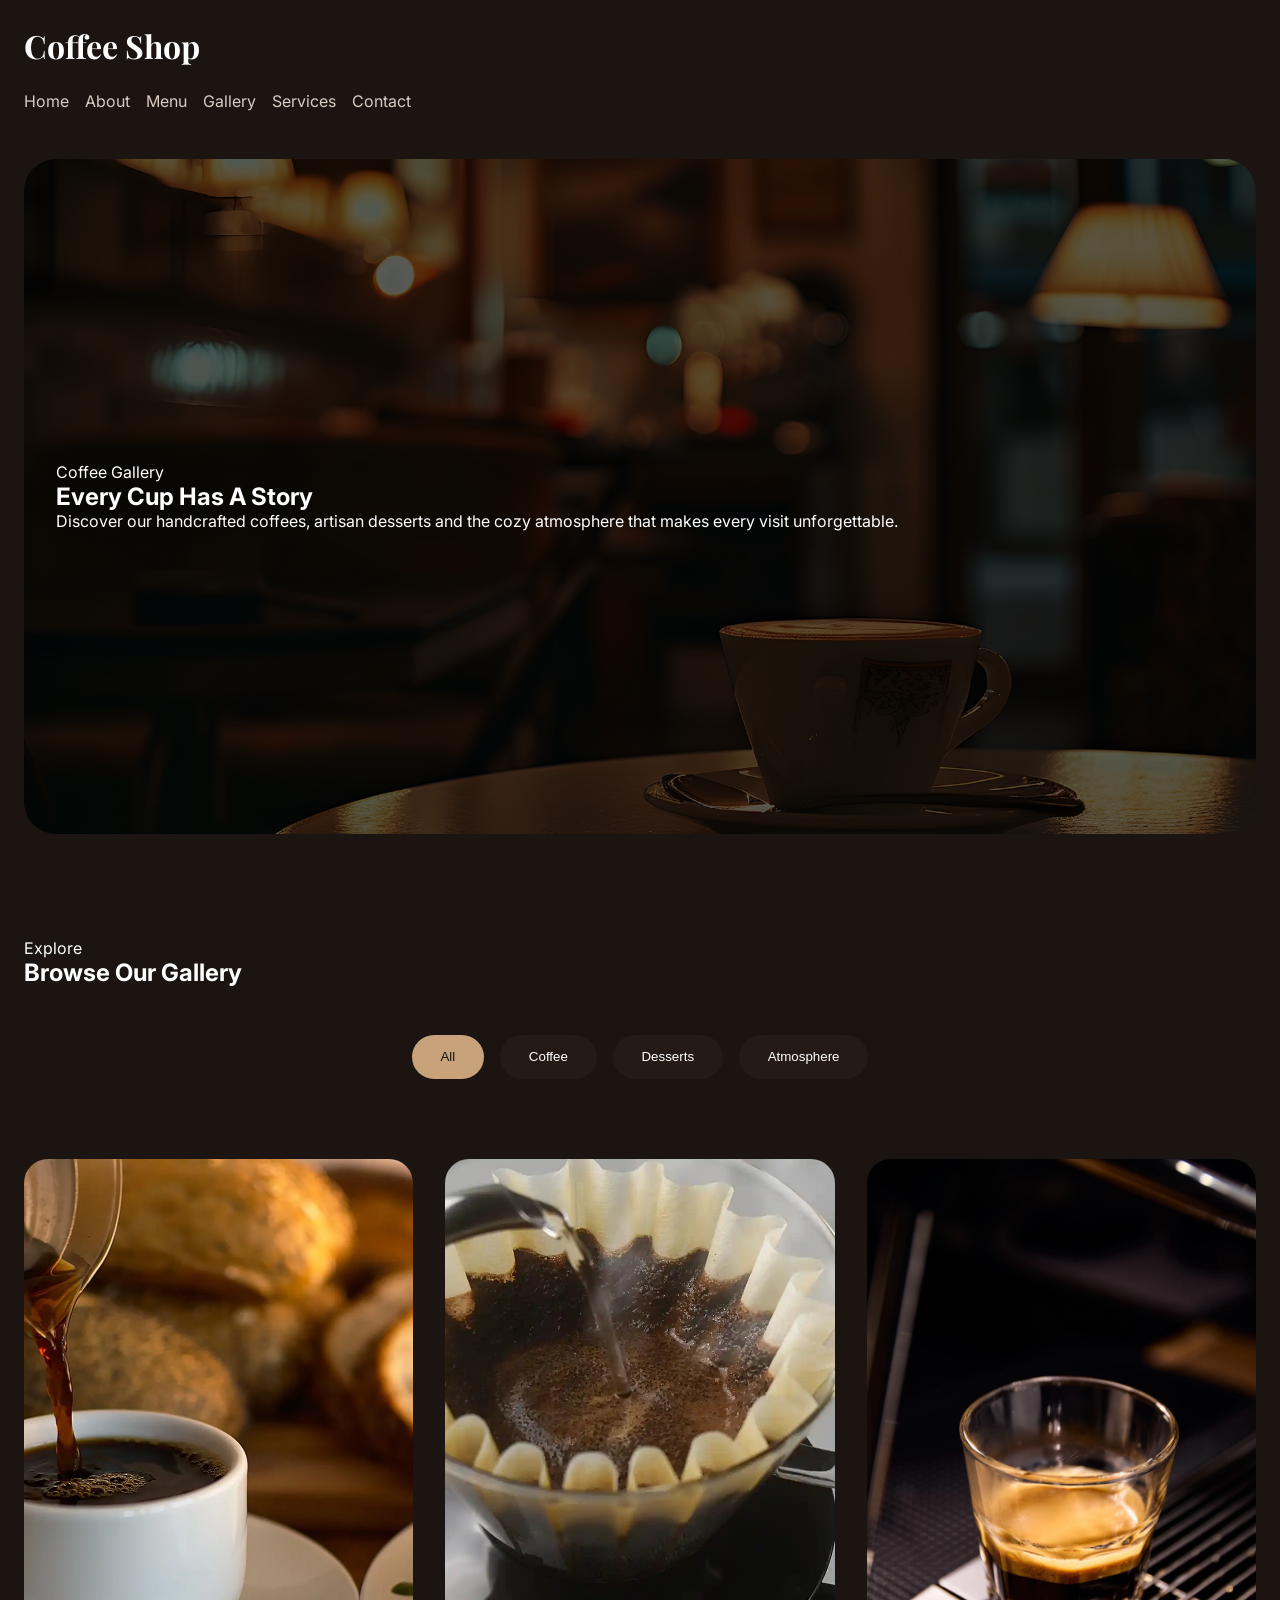
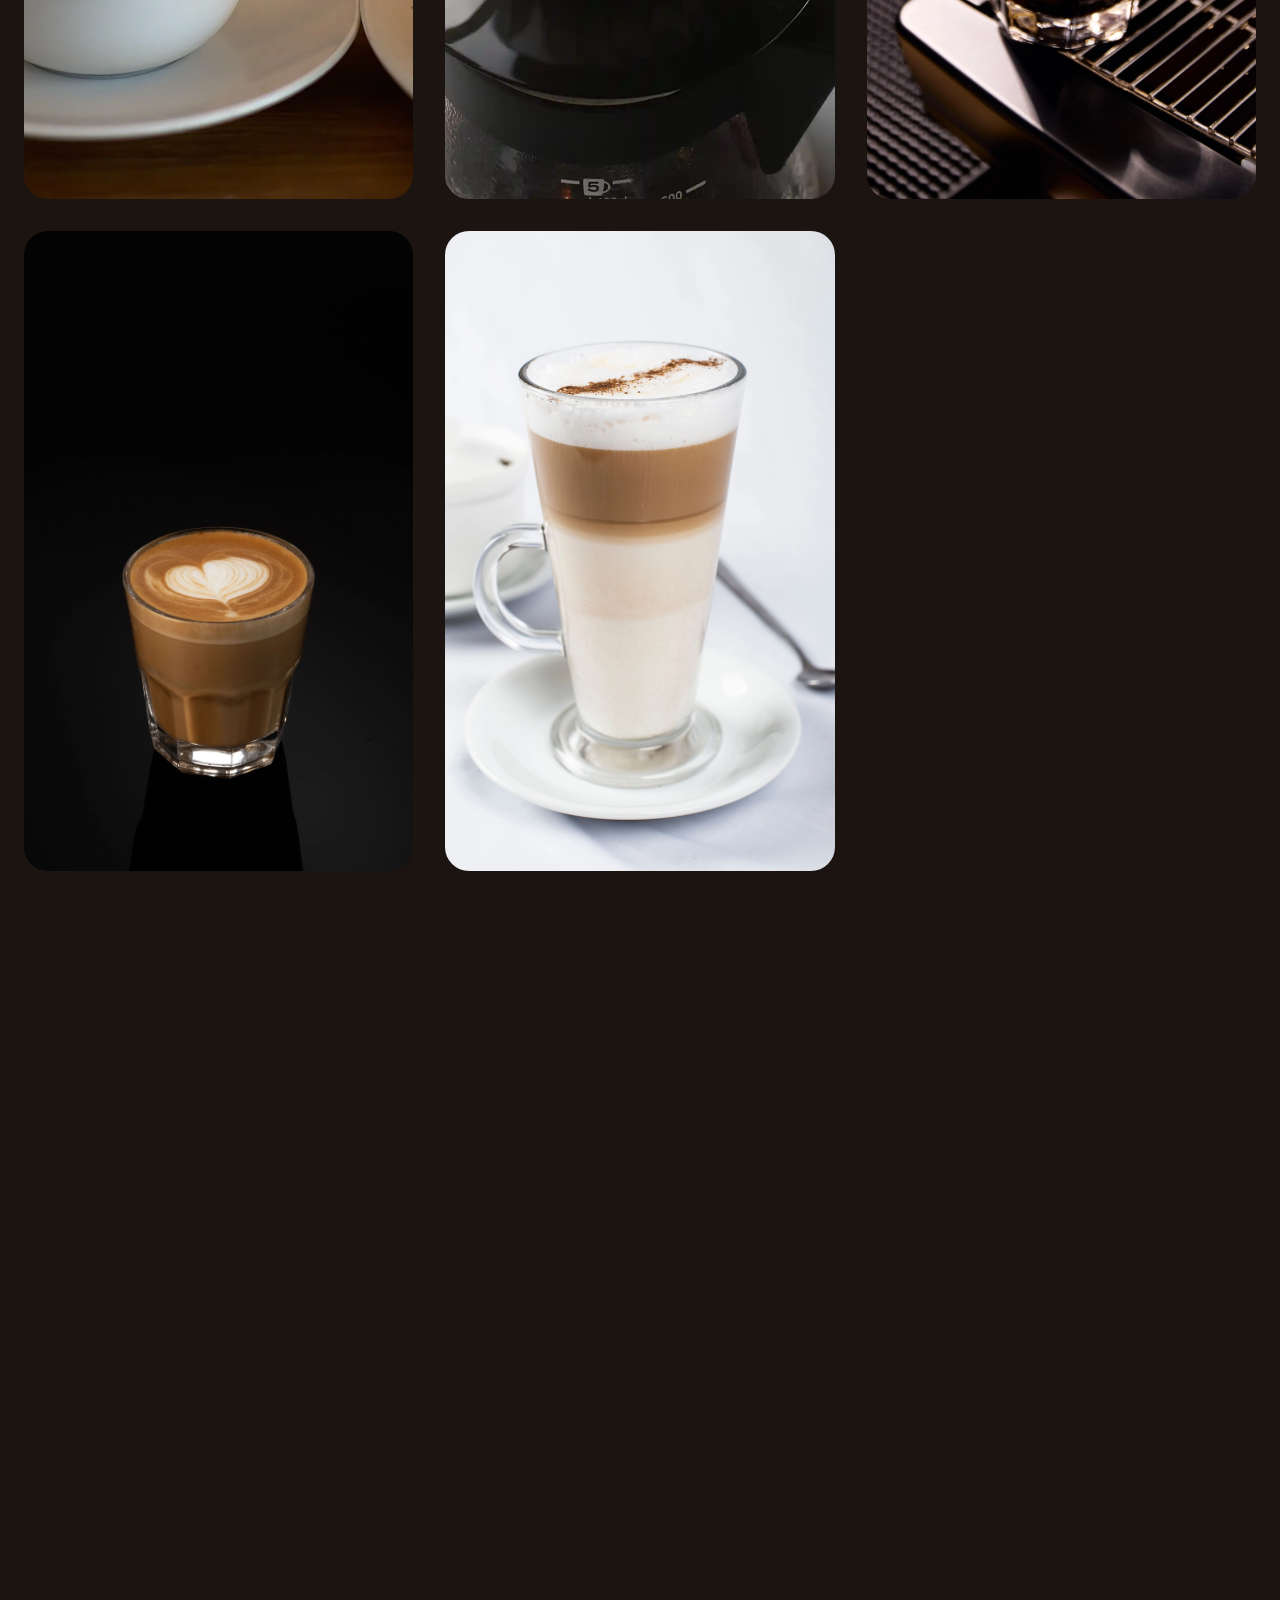
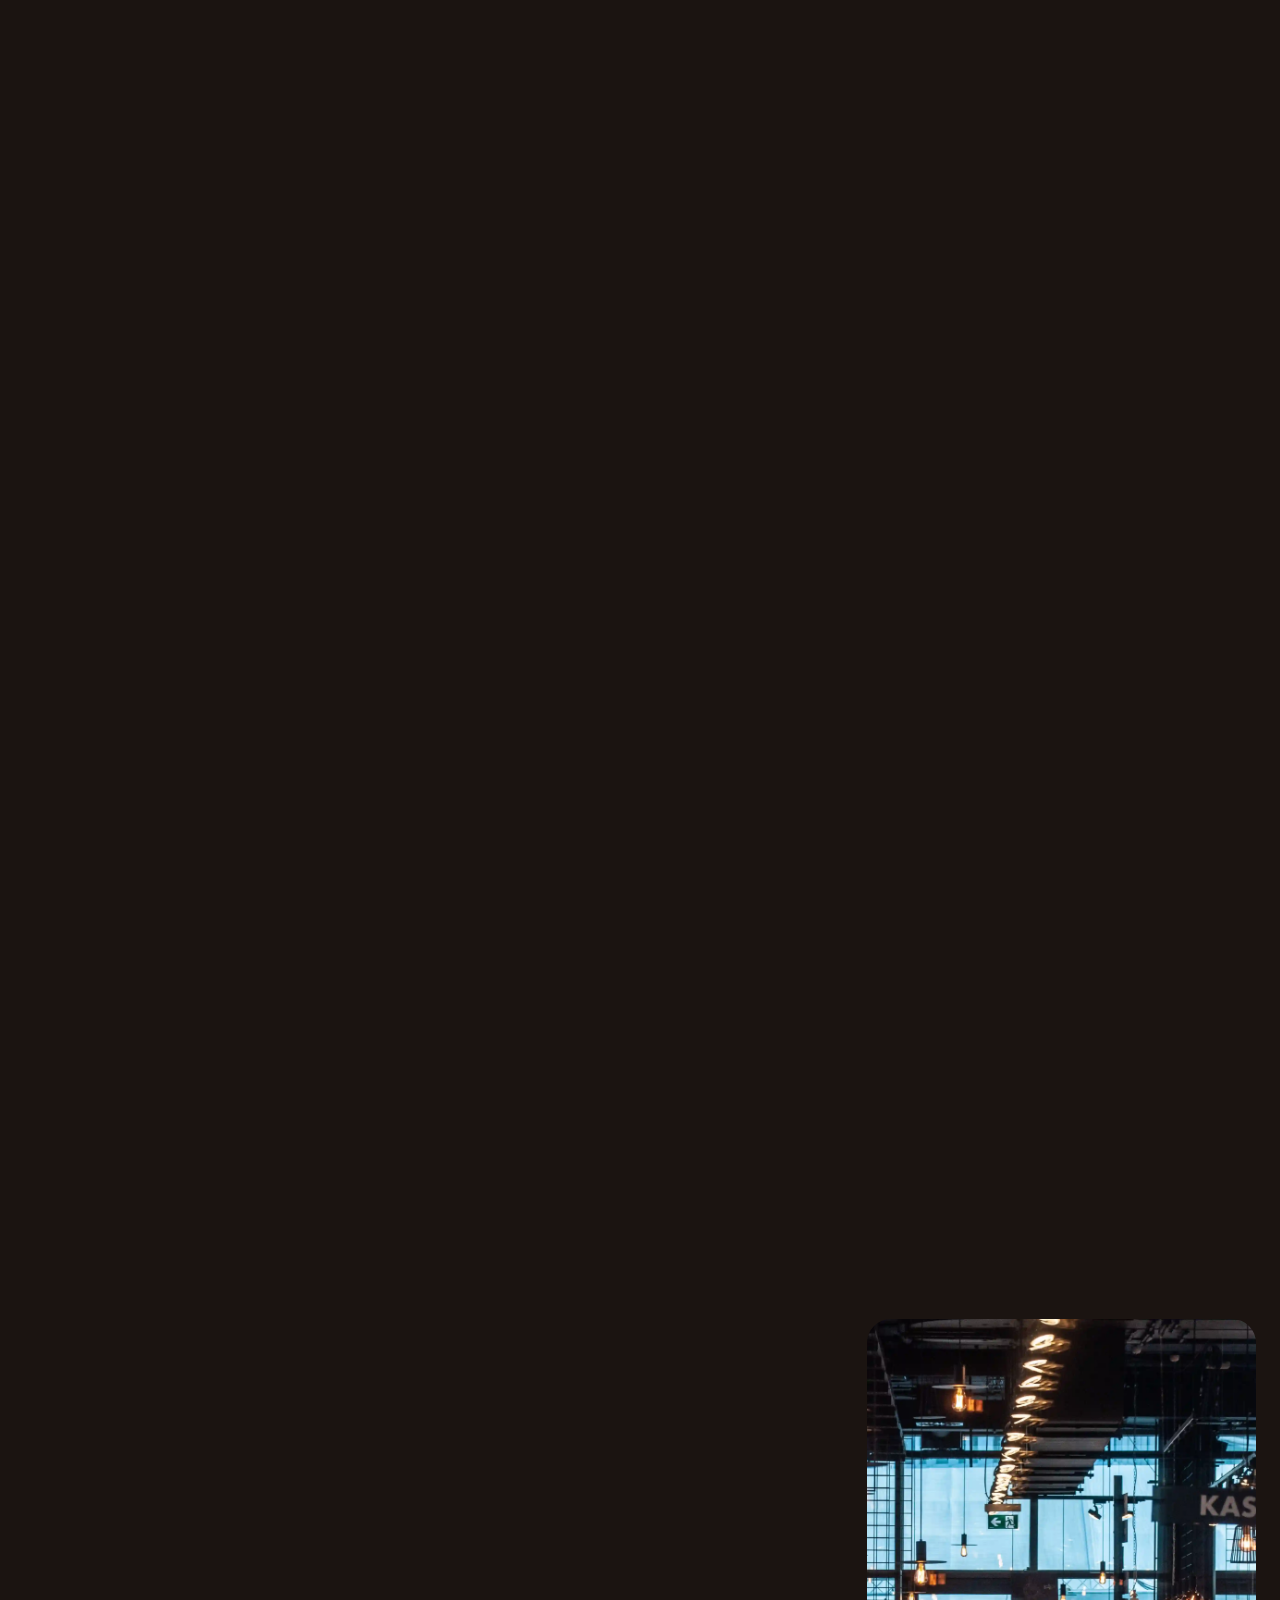
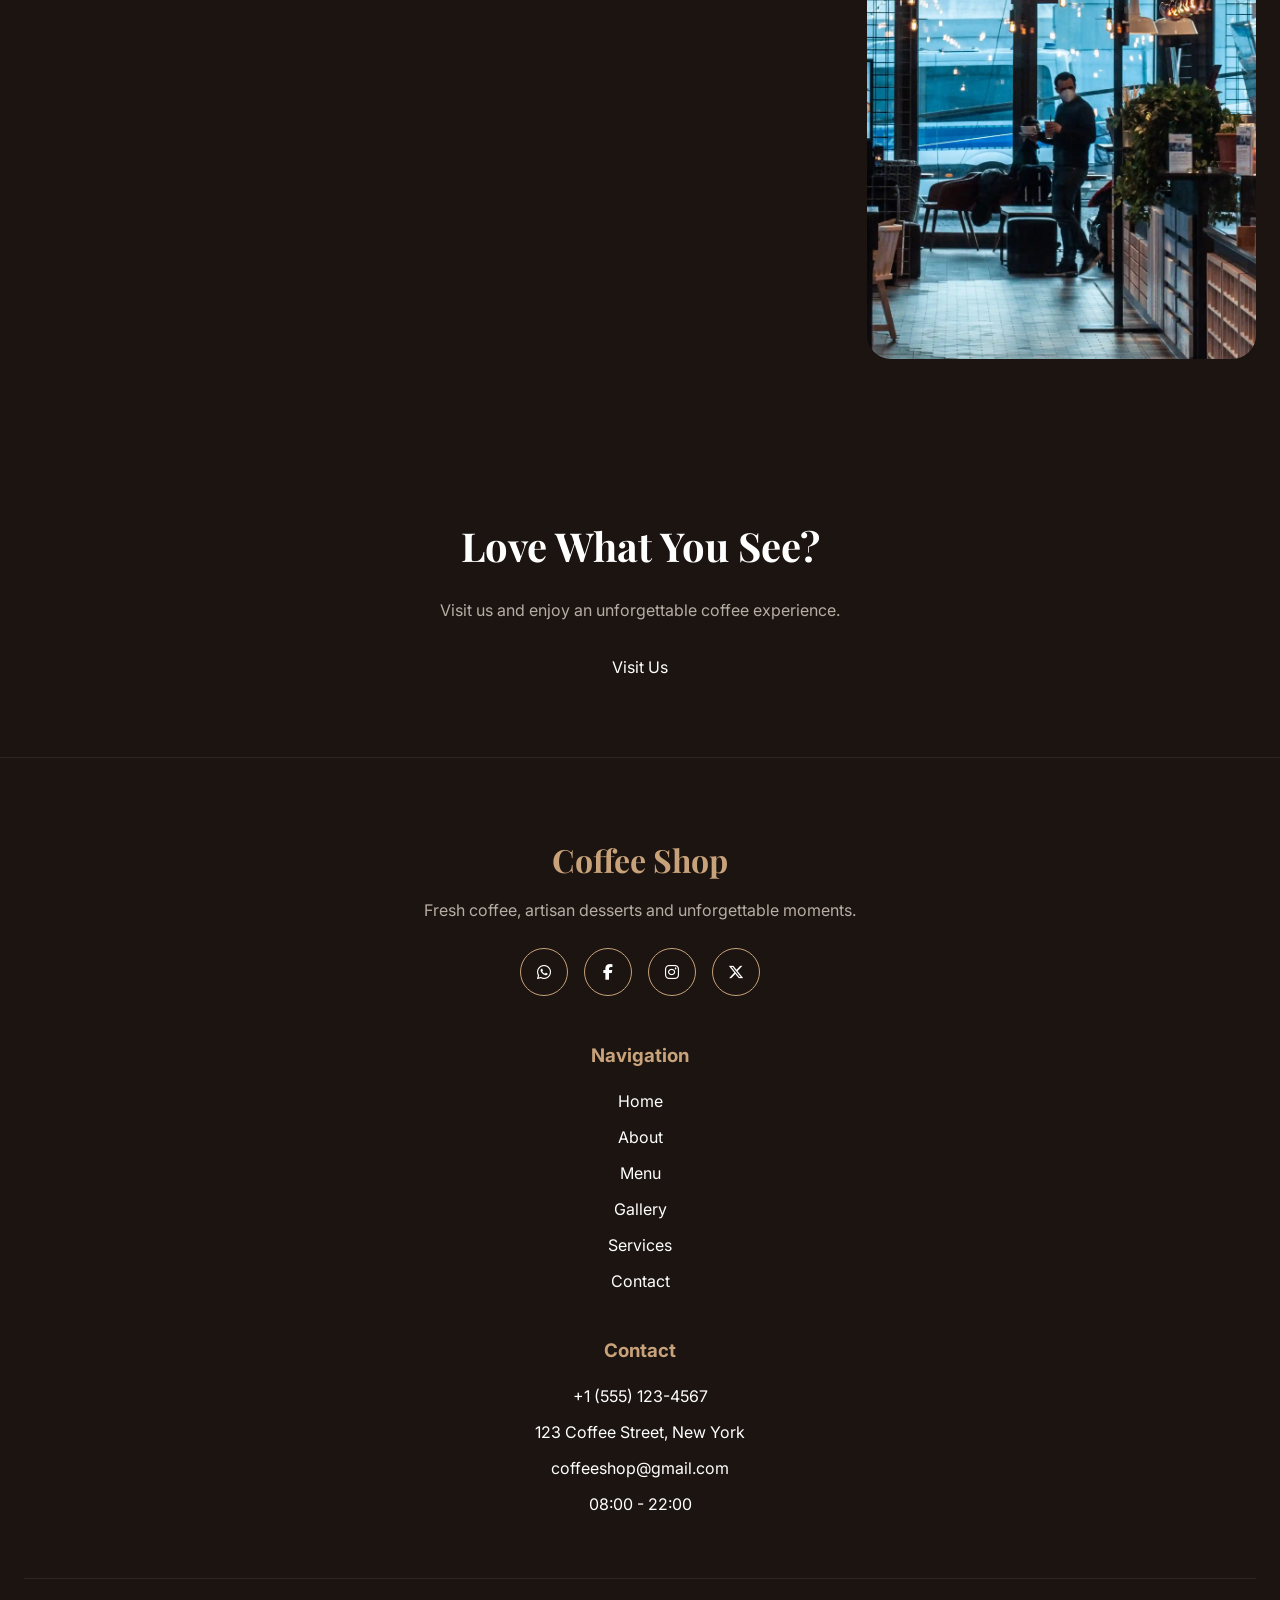
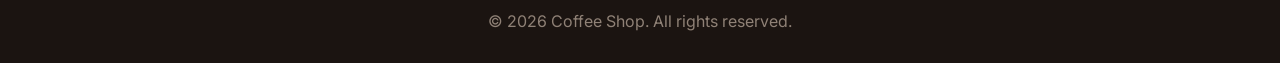
<file: gallery.html>
<!-- ========================================
GALLERY.HTML — PREMIUM COFFEE LANDING PAGE
======================================== -->

<!DOCTYPE html>
<html lang="en">

<head>
    <meta charset="UTF-8">

    <meta name="viewport"
        content="width=device-width, initial-scale=1.0">

    <title>
        Coffee Shop | Gallery
    </title>

    <!--DESCRIPTION-->
    <meta name="description" content="Take a look inside Craft Coffee through our gallery, showcasing handcrafted drinks, delicious desserts and the cozy atmosphere of our café.">

    <!--AUTHOR-->
    <meta name="author" content="Leonardo Farias Nascimento - Full-Stack Developer">

    <!--FAVICON-->
    <link rel="icon" href="assets/icons/favicon.ico" type="image/png">

    <!-- GOOGLE FONTS -->
    <link rel="preconnect"
        href="https://fonts.googleapis.com">

    <link rel="preconnect"
        href="https://fonts.gstatic.com"
        crossorigin>

    <link href="https://fonts.googleapis.com/css2?family=Playfair+Display:wght@500;600;700&family=Inter:wght@300;400;500;600&display=swap"
        rel="stylesheet">

    <!-- FONT AWESOME -->
    <link rel="stylesheet"
        href="https://cdnjs.cloudflare.com/ajax/libs/font-awesome/6.7.2/css/all.min.css">

    <!-- CSS -->
    <link rel="stylesheet" href="assets/css/global.css">
    <link rel="stylesheet" href="assets/css/pages/gallery.css">
    <link rel="stylesheet" href="assets/css/components/navbar.css">
    <link rel="stylesheet" href="assets/css/components/footer.css">

    <!--JAVASCRIPT-->
    <script src="assets/js/script.js" defer></script>
</head>

<body>

    <!-- HEADER -->
    <header class="header">

        <nav class="navbar">

            <h2 class="logo">
                Coffee Shop
            </h2>

            <ul class="nav-links">

                <li>
                    <a href="index.html">Home</a>
                </li>

                <li>
                    <a href="about.html">About</a>
                </li>

                <li>
                    <a href="menu.html">Menu</a>
                </li>

                <li>
                    <a href="gallery.html">Gallery</a>
                </li>

                <li>
                    <a href="services.html">Services</a>
                </li>

                <li>
                    <a href="contact.html">Contact</a>
                </li>

            </ul>

        </nav>

        <!-- HERO -->
        <section class="gallery-hero">

            <div class="gallery-hero-content">

                <span class="hero-subtitle">
                    Coffee Gallery
                </span>

                <h1>
                    Every Cup Has A Story
                </h1>

                <p>
                    Discover our handcrafted coffees,
                    artisan desserts and the cozy
                    atmosphere that makes every visit
                    unforgettable.
                </p>

            </div>

        </section>

    </header>

    <!-- MAIN -->
    <main>

        <!-- FILTER -->
        <section class="gallery-filter">

            <div class="section-title">

                <span>Explore</span>

                <h2>Browse Our Gallery</h2>

            </div>

            <div class="filter-buttons">

                <button class="filter-btn active" data-filter="all">All</button>
                <button class="filter-btn" data-filter="coffee">Coffee</button>
                <button class="filter-btn" data-filter="dessert">Desserts</button>
                <button class="filter-btn" data-filter="atmosphere">Atmosphere</button>

            </div>

        </section>

        <!-- GALLERY -->
        <section class="gallery">

            <div class="gallery-grid">

                <article class="gallery-card" data-category="coffee">

                    <img src="assets/images/gallery/coffee/coffee-1.webp"
                         alt="Coffee being served with treats arranged around it." 
                         loading="lazy" 
                         decoding="async">

                </article>

                <article class="gallery-card" data-category="coffee">

                    <img src="assets/images/gallery/coffee/coffee-2.webp"
                         alt="Brewing coffee with a drip filter." 
                         loading="lazy" 
                         decoding="async">

                </article>

                <article class="gallery-card" data-category="coffee">

                    <img src="assets/images/gallery/coffee/coffee-3.webp"
                         alt="A glass of coffee" 
                         loading="lazy" 
                         decoding="async">

                </article>

                <article class="gallery-card" data-category="coffee">

                    <img src="assets/images/gallery/coffee/coffee-4.webp"
                         alt="A glass of cappuccino" 
                         loading="lazy" 
                         decoding="async">

                </article>

                <article class="gallery-card" data-category="coffee">

                    <img src="assets/images/gallery/coffee/coffee-5.webp"
                         alt="A glass of cappuccino on a saucer, along with a spoon and an empty cup in the background" 
                         loading="lazy" 
                         decoding="async">

                </article>

                <article class="gallery-card" data-category="coffee">

                    <img src="assets/images/gallery/coffee/coffee-6.webp"
                         alt="A cup of coffee with a croissant beside it, both on their respective plates and on the wooden table." 
                         loading="lazy" 
                         decoding="async">

                </article>

                <article class="gallery-card" data-category="dessert">

                    <img src="assets/images/gallery/desserts/dessert-1.webp"
                         alt="Two bowls of ice cream with pieces of gelatin and strawberry topping." 
                         loading="lazy" 
                         decoding="async">

                </article>

                <article class="gallery-card" data-category="dessert">

                    <img src="assets/images/gallery/desserts/dessert-2.webp"
                         alt="A cup of coffee with a heart-shaped cinnamon design and some coffee beans scattered around it on the table." 
                         loading="lazy" 
                         decoding="async">

                </article>

                <article class="gallery-card" data-category="dessert">

                    <img src="assets/images/gallery/desserts/dessert-3.webp"
                         alt="Cake with strawberry topping" 
                         loading="lazy" 
                         decoding="async">

                </article>

                <article class="gallery-card" data-category="dessert">

                    <img src="assets/images/gallery/desserts/dessert-4.webp"
                         alt="Creamy ice cream with whipped cream in a glass" 
                         loading="lazy" 
                         decoding="async">

                </article>

                <article class="gallery-card" data-category="dessert">

                    <img src="assets/images/gallery/desserts/dessert-5.webp"
                         alt="Cupcake with multi-colored whipped cream" 
                         loading="lazy" 
                         decoding="async">

                </article>

                <article class="gallery-card" data-category="dessert">

                    <img src="assets/images/gallery/desserts/dessert-6.webp"
                         alt="several Nanaimo bars fresh off the stove" 
                         loading="lazy" 
                         decoding="async">

                </article>

                <article class="gallery-card" data-category="atmosphere">

                    <img src="assets/images/gallery/atmosphere/atmosphere-1.webp"
                         alt="Interior of Foxtail Coffee Co. showing a wooden pastry case stocked with vegan croissants and glazed donuts. On top, a stand holds almond, hazelnut, and coconut ice cream tubs next to a metal bucket with cutlery." 
                         loading="lazy" 
                         decoding="async">

                </article>

                <article class="gallery-card" data-category="atmosphere">

                    <img src="assets/images/gallery/atmosphere/atmosphere-2.webp"
                         alt="Cozy interior of a rustic café or restaurant featuring long wooden tables, large bay windows overlooking a city street, wicker basket pendant lights, and a textured white brick accent wall adorned with framed decor" 
                         loading="lazy" 
                         decoding="async">

                </article>

                <article class="gallery-card" data-category="atmosphere">

                    <img src="assets/images/gallery/atmosphere/atmosphere-3.webp"
                         alt="A white ceramic coffee cup with a decorative pattern, filled with a freshly brewed latte, sitting on a round wooden table inside a cozy, dimly lit café with warm bokeh lighting and soft interior reflections." 
                         loading="lazy" 
                         decoding="async">

                </article>
                
                <article class="gallery-card" data-category="atmosphere">

                    <img src="assets/images/gallery/atmosphere/atmosphere-4.webp"
                         alt="A premium siphon coffee maker brewing coffee on a wooden bar counter in a specialty coffee shop, illuminated by a warm golden glow from the burner heating the glass chambers." 
                         loading="lazy" 
                         decoding="async">

                </article>

                <article class="gallery-card" data-category="atmosphere">

                    <img src="assets/images/gallery/atmosphere/atmosphere-5.webp"
                         alt="Modern and elegant coffee shop patio interior with a row of round wooden tables, grey fabric armchairs, a long brown leather bench, and a rustic brick wall accent in the background." 
                         loading="lazy" 
                         decoding="async">

                </article>

                <article class="gallery-card" data-category="atmosphere">

                    <img src="assets/images/gallery/atmosphere/atmosphere-6.webp"
                         alt="Modern and spacious café interior featuring a checkout counter with a sign reading 'Kasse', industrial-style pendant lighting with Edison bulbs, large glass windows, and customers waiting in a stylishly designed seating area." 
                         loading="lazy" 
                         decoding="async">

                </article>

            </div>

        </section>

        <!-- CTA -->
        <section class="gallery-cta">

            <h2>
                Love What You See?
            </h2>

            <p>
                Visit us and enjoy an unforgettable coffee experience.
            </p>

            <a href="contact.html" class="primary-btn">

                Visit Us

            </a>

        </section>

    </main>

    <!-- FOOTER -->
    <footer class="footer">

        <div class="footer-container">

            <!-- BRAND -->
            <div class="footer-brand">

                <h2>
                    Coffee Shop
                </h2>

                <p>
                    Fresh coffee, artisan desserts
                    and unforgettable moments.
                </p>

                <!-- SOCIAL -->
                <div class="social-icons">

                    <a 
                        href="#"
                        aria-label="WhatsApp">

                        <i class="fa-brands fa-whatsapp"></i>

                    </a>

                    <a  
                        href="#"
                        aria-label="Facebook">

                        <i class="fa-brands fa-facebook-f"></i>
                    </a>

                    <a  
                        href="#"
                        aria-label="Instagram">

                        <i class="fa-brands fa-instagram"></i>
                    </a>

                    <a   href="#"
                         aria-label="X">

                        <i class="fa-brands fa-x-twitter"></i>
                    </a>

                </div>

            </div>

            <!-- NAVIGATION -->
            <div class="footer-links">

                <h3>
                    Navigation
                </h3>

                <ul>

                    <li>
                        <a href="index.html">Home</a>
                    </li>

                    <li>
                        <a href="about.html">About</a>
                    </li>

                    <li>
                        <a href="menu.html">Menu</a>
                    </li>

                    <li>
                        <a href="gallery.html">Gallery</a>
                    </li>

                    <li>
                        <a href="services.html">Services</a>
                    </li>

                    <li>
                        <a href="contact.html">Contact</a>
                    </li>

                </ul>

            </div>

            <!-- CONTACT -->
            <div class="footer-contact">

                <h3>
                    Contact
                </h3>

                <ul>

                    <li>
                        +1 (555) 123-4567
                    </li>

                    <li>
                        123 Coffee Street, New York
                    </li>

                    <li>
                        coffeeshop@gmail.com
                    </li>

                    <li>
                        08:00 - 22:00
                    </li>

                </ul>

            </div>


        </div>

        <!-- BOTTOM -->
        <div class="footer-bottom">

            <p>
                © 2026 Coffee Shop.
                All rights reserved.
            </p>

        </div>

    </footer>

</body>

</html>
</file>
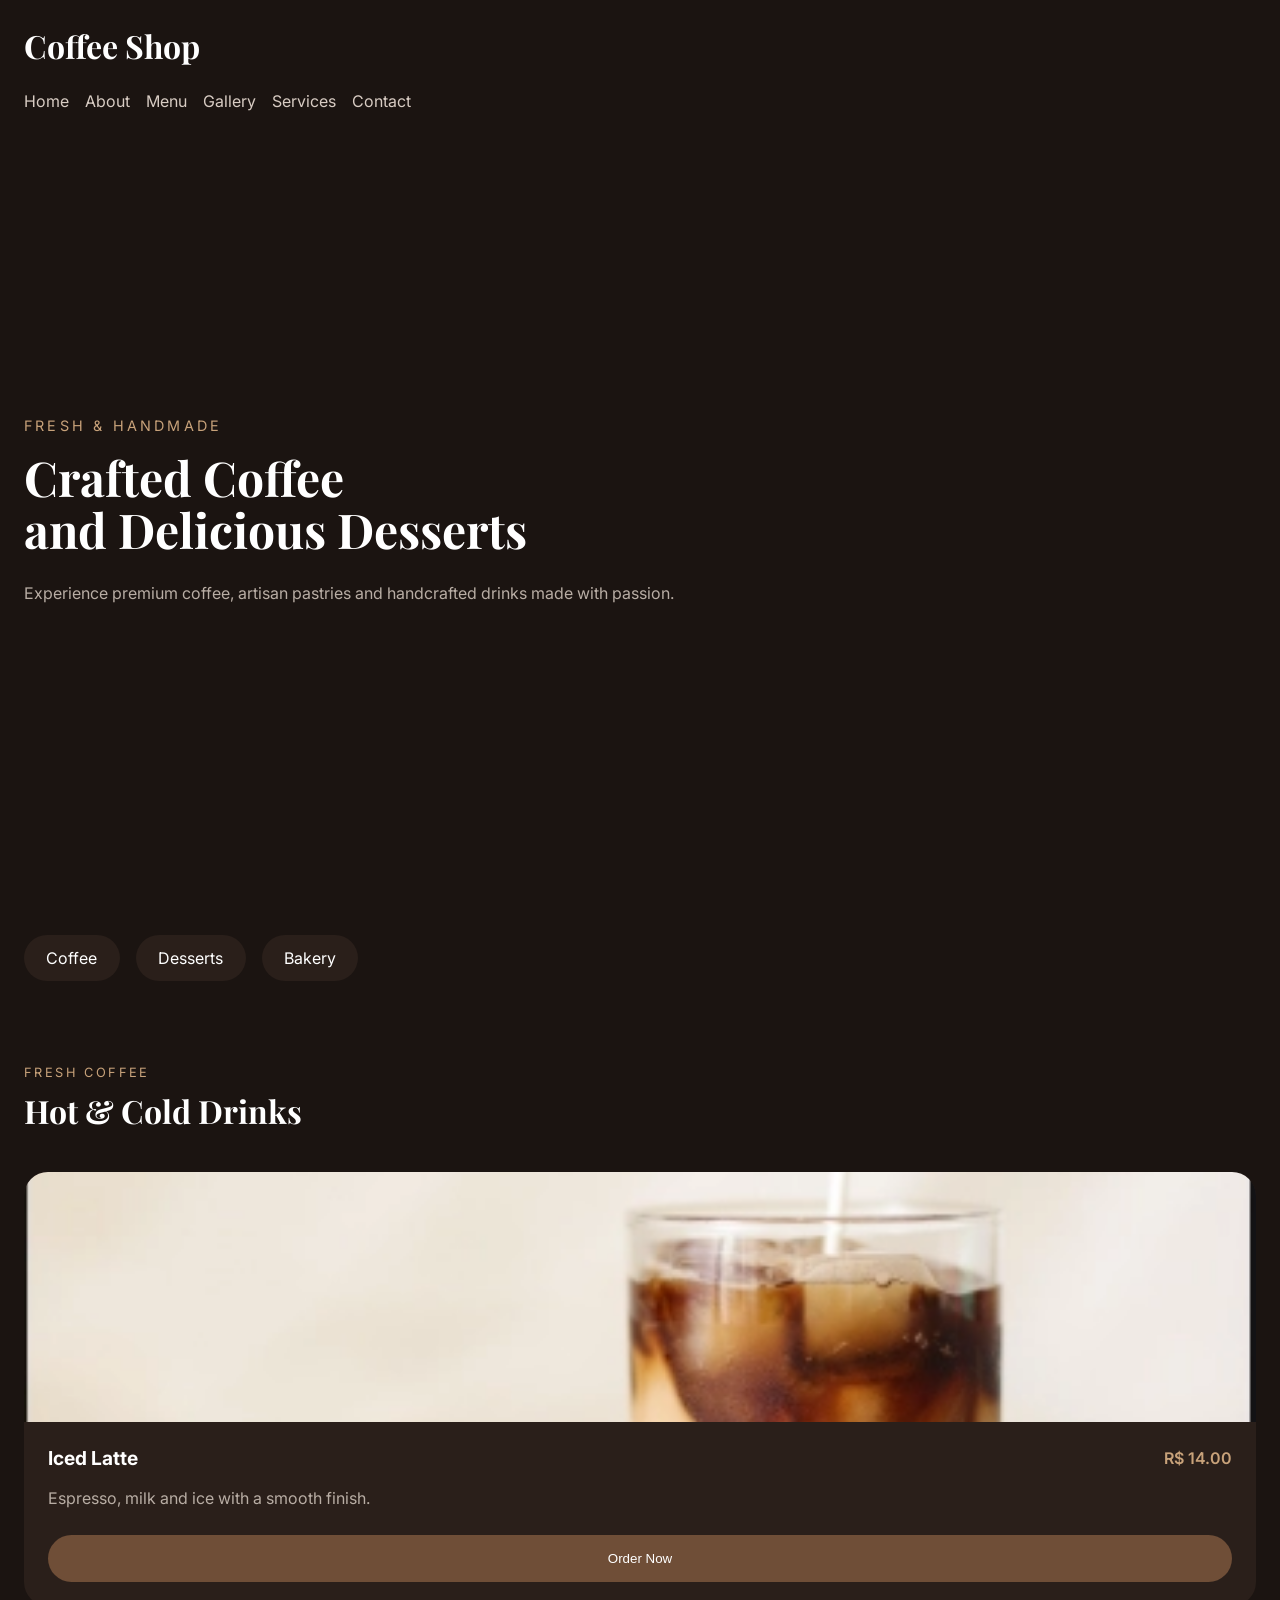
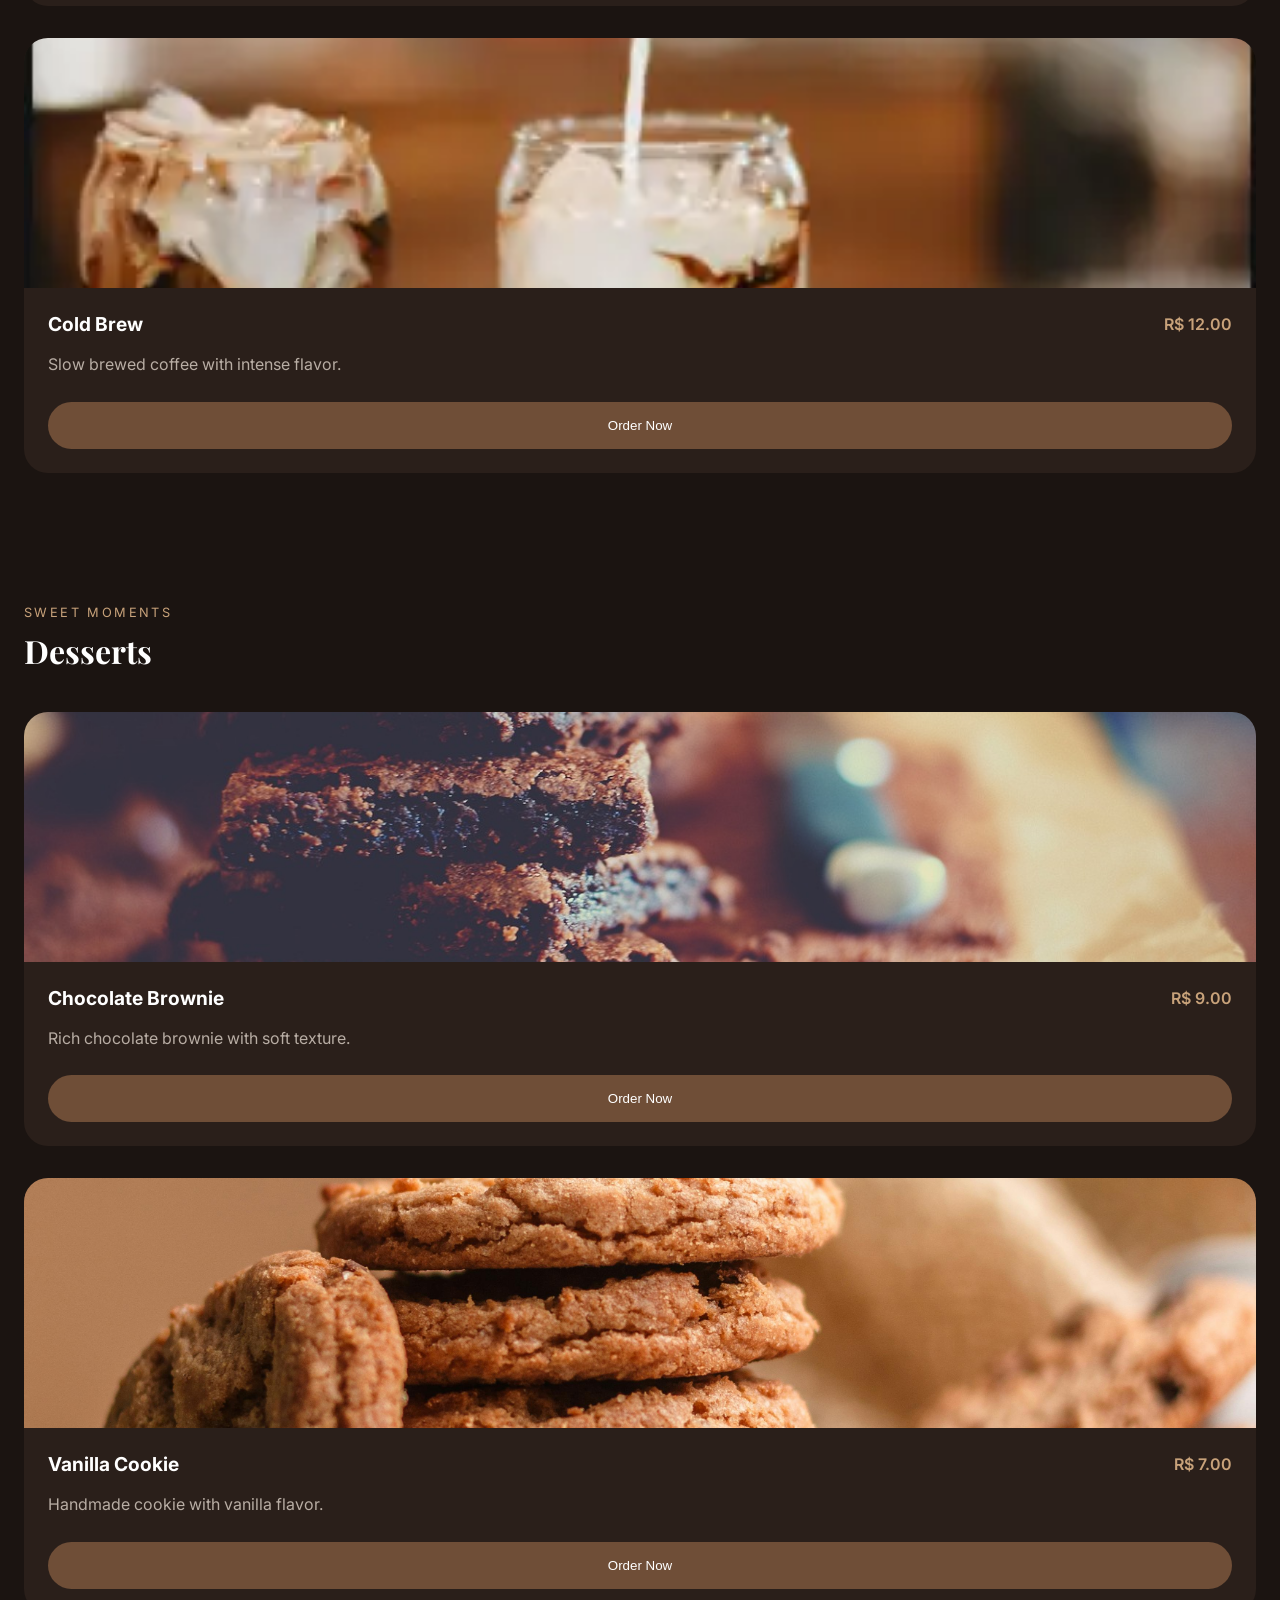
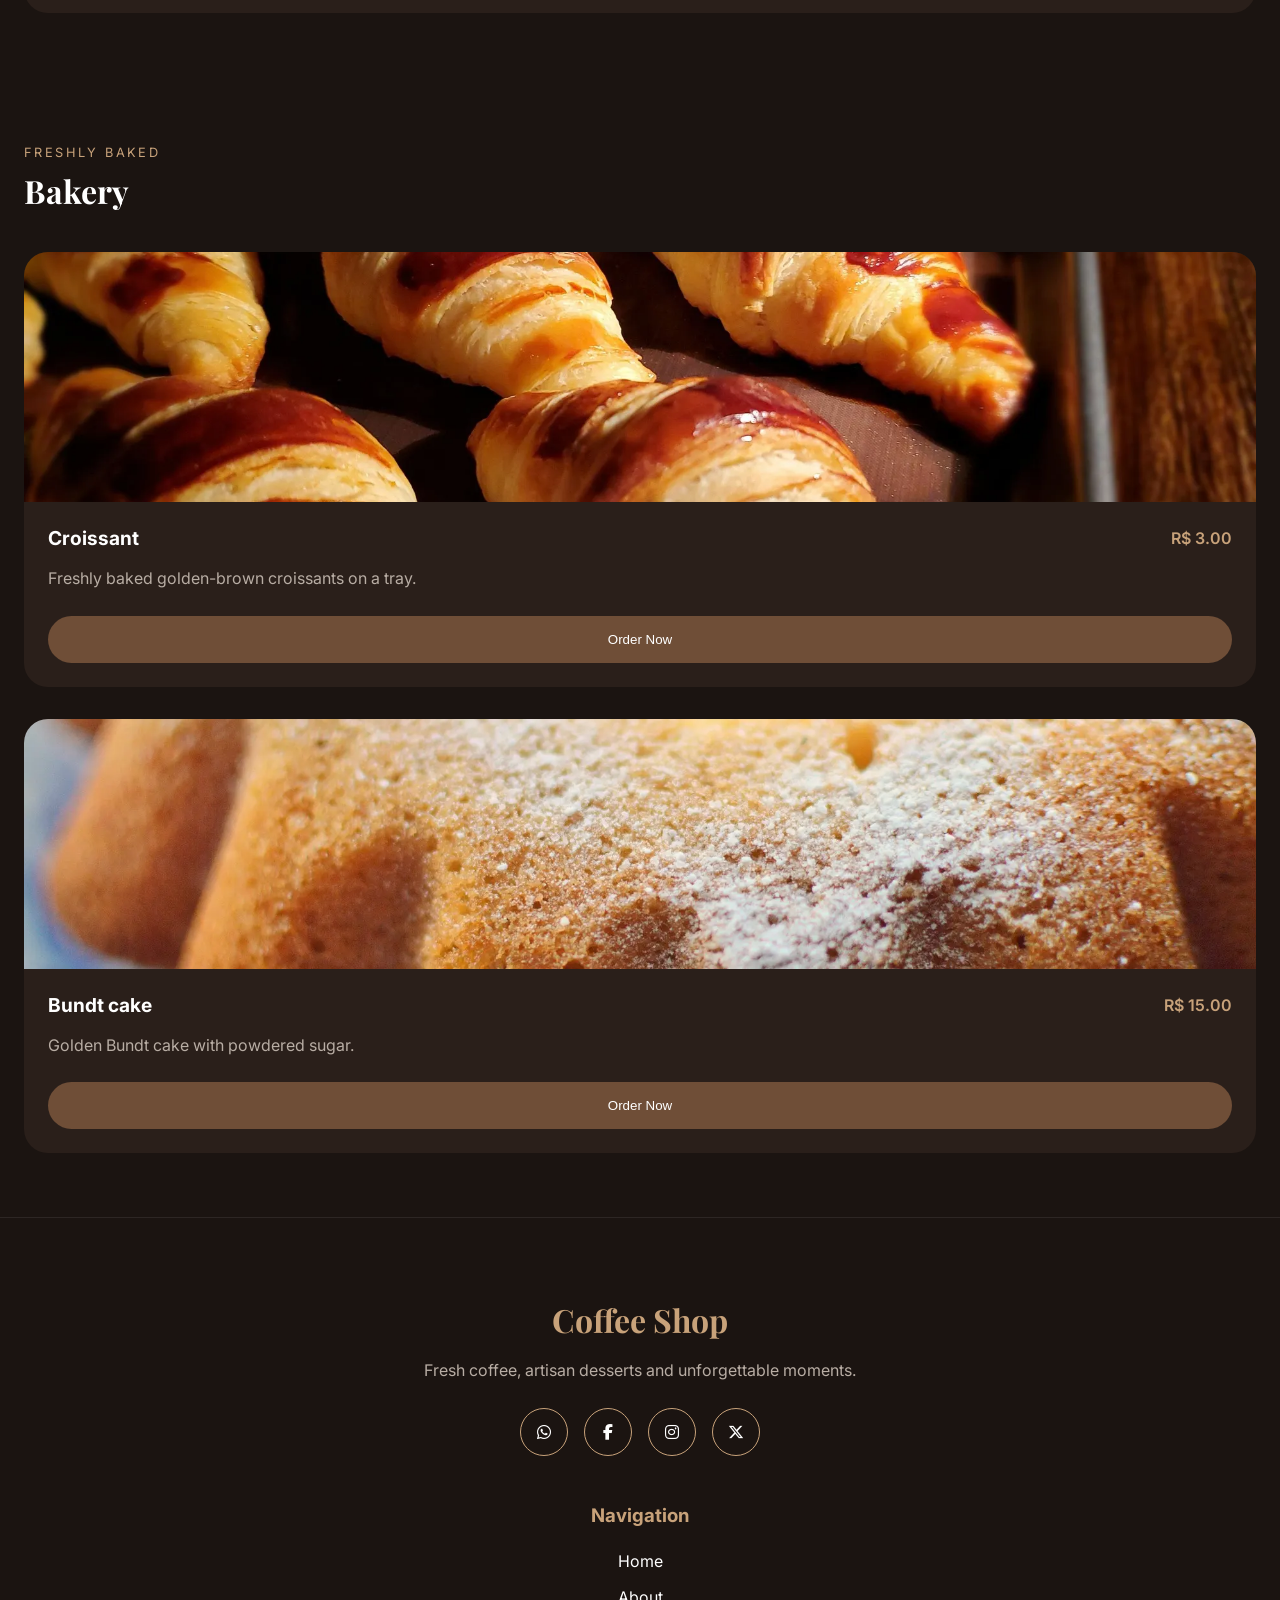
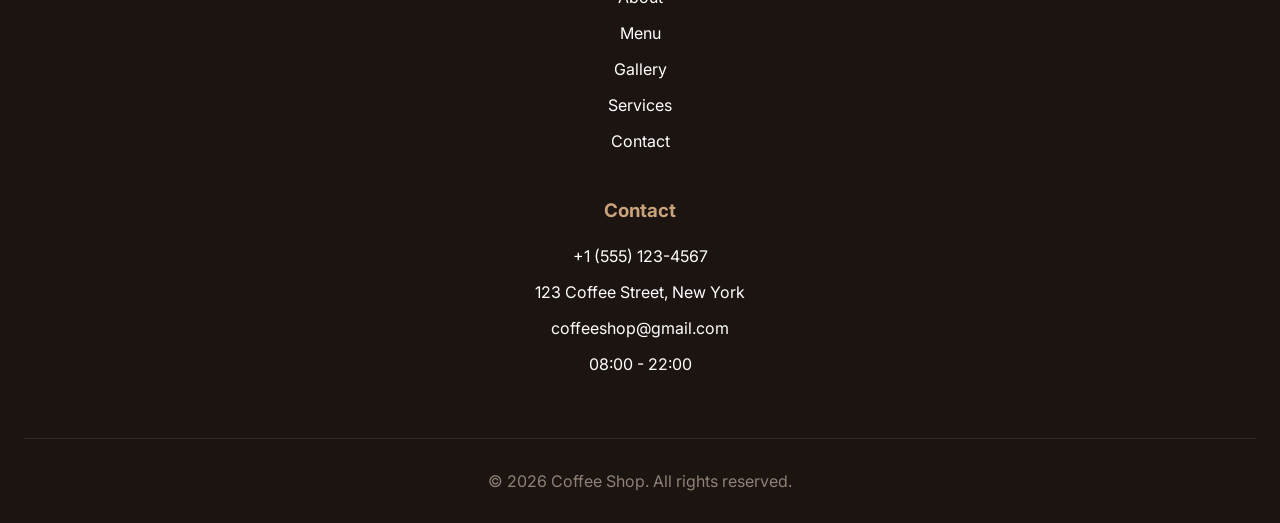
<file: menu.html>
<!-- ========================================
MENU.HTML — PREMIUM COFFEE LANDING PAGE
======================================== -->

<!DOCTYPE html>
<html lang="en">
<head>
    <meta charset="UTF-8">
    <meta name="viewport" content="width=device-width, initial-scale=1.0">

    <title>
        Coffee Shop| Menu
    </title>

    <!--DESCRIPTION-->
    <meta name="description" content="Browse our menu featuring specialty coffees, handcrafted drinks, fresh pastries and carefully prepared desserts for every taste.">

    <!--AUTHOR-->
    <meta name="author" content="Leonardo Farias Nascimento - Full-Stack Developer">

     <!--FAVICON-->
    <link rel="icon" href="assets/icons/favicon.ico" type="image/png">

    <!-- GOOGLE FONTS -->
    <link rel="preconnect" href="https://fonts.googleapis.com">
    <link rel="preconnect" href="https://fonts.gstatic.com" crossorigin>

    <link href="https://fonts.googleapis.com/css2?family=Playfair+Display:wght@500;600;700&family=Inter:wght@300;400;500;600&display=swap" rel="stylesheet">
    
    <!-- FONT AWESOME -->
    <link rel="stylesheet"
    href="https://cdnjs.cloudflare.com/ajax/libs/font-awesome/6.7.2/css/all.min.css">

    <!-- CSS -->
     <link rel="stylesheet" href="assets/css/global.css">
     <link rel="stylesheet" href="assets/css/pages/menu.css">
     <link rel="stylesheet" href="assets/css/components/navbar.css">
     <link rel="stylesheet" href="assets/css/components/footer.css">
</head>
<body>

    <!-- HEADER -->
    <header class="header">

        <!-- NAVBAR -->
        <nav class="navbar">

            <h2 class="logo">
                Coffee Shop
            </h2>

            <ul class="nav-links">
                <li>
                    <a href="index.html">Home</a>
                </li>
                <li>
                    <a href="about.html">About</a>
                </li>
                <li>
                    <a href="menu.html">Menu</a>
                </li>
                <li>
                    <a href="gallery.html">Gallery</a>
                </li>
                <li>
                    <a href="services.html">Services</a>
                </li>
                <li>
                    <a href="contact.html">Contact</a>
                </li>
            </ul>

        </nav>

        <!-- HERO -->
         <section class="menu-hero">
            
            <div class="hero-menu">
            
                <span class="subtitle">Fresh & Handmade</span>
            
                <h1>
                    Crafted Coffee <br>
                    and Delicious Desserts
                </h1>
            
                <p>
                    Experience premium coffee, artisan pastries
                    and handcrafted drinks made with passion.
                </p>
            
            </div>
        </section>

    </header>

    <!-- MAIN -->
    <main>

        <!-- CATEGORY NAV -->
        <section class="category-nav">

            <a href="#coffee">Coffee</a>
            <a href="#desserts">Desserts</a>
            <a href="#bakery">Bakery</a>

        </section>

        <!-- COFFEE -->
        <section class="menu-section" id="coffee">

            <div class="section-title">

                <span>Fresh Coffee</span>
                <h2>Hot & Cold Drinks</h2>

            </div>

            <div class="menu-grid">

                <!-- CARD -->
                <article class="menu-card">

                    <img src="assets/images/menu/iced-latte.webp" 
                         alt="A steady stream of milk being poured from a white pitcher into a tall glass of iced latte, creating a beautiful marble effect as it mixes with the dark espresso and ice cubes on a light wooden table."
                         loading="lazy"
                         decoding="async">

                    <div class="menu-content">

                        <div class="menu-top">

                            <h3>Iced Latte</h3>
                            <span class="price">R$ 14.00</span>

                        </div>

                        <p>
                            Espresso, milk and ice with a smooth finish.
                        </p>

                        <button>Order Now</button>

                    </div>

                </article>

                <!-- CARD -->
                <article class="menu-card">

                    <img src="assets/images/menu/cold-brew.webp"   
                         alt="A hand pouring milk from a small metal pitcher into a glass of iced cold brew coffee, creating beautiful cream swirls, next to another fully mixed iced latte on a rustic wooden board." 
                         loading="lazy"
                         decoding="async">

                    <div class="menu-content">

                        <div class="menu-top">

                            <h3>Cold Brew</h3>
                            <span class="price">R$ 12.00</span>

                        </div>

                        <p>
                            Slow brewed coffee with intense flavor.
                        </p>

                        <button>Order Now</button>

                    </div>

                </article>

            </div>

        </section>

        <!-- DESSERTS -->
        <section class="menu-section" id="desserts">

            <div class="section-title">

                <span>Sweet Moments</span>
                <h2>Desserts</h2>

            </div>

            <div class="menu-grid">

                <!-- CARD -->
                <article class="menu-card">

                    <img src="assets/images/menu/brownie.jpg" 
                         alt="A tall stack of rich, fudgy chocolate brownies on a sheet of parchment paper over a cooling rack, set against a warm, rustic wooden background with a dusting of cocoa powder." 
                         loading="lazy"
                         decoding="async">

                    <div class="menu-content">

                        <div class="menu-top">

                            <h3>Chocolate Brownie</h3>
                            <span class="price">R$ 9.00</span>

                        </div>

                        <p>
                            Rich chocolate brownie with soft texture.
                        </p>

                        <button>Order Now</button>

                    </div>

                </article>

                <!-- CARD -->
                <article class="menu-card">

                    <img src="assets/images/menu/cookie.jpg" 
                         alt="A neat stack of golden-brown chocolate chip cookies on a wooden serving board, with one cookie leaning against the side and others scattered in the background with a soft, warm lighting setup." 
                         loading="lazy"
                         decoding="async">

                    <div class="menu-content">

                        <div class="menu-top">

                            <h3>Vanilla Cookie</h3>
                            <span class="price">R$ 7.00</span>

                        </div>

                        <p>
                            Handmade cookie with vanilla flavor.
                        </p>

                        <button>Order Now</button>

                    </div>

                </article>

            </div>

        </section>

        <!--Bakery-->
        <section class="menu-section" id="bakery">

            <div class="section-title">

                <span>Freshly Baked</span>
                <h2>Bakery</h2>

            </div>

            <div class="menu-grid">

                <!--Card-->
                <article class="menu-card">

                    <img src="assets/images/menu/croissant.webp" 
                         alt="A baking sheet filled with freshly baked, golden-brown croissants with a glossy crust, arranged in neat rows."
                         loading="lazy"
                         decoding="async">
                    
                    <div class="menu-content">

                        <div class="menu-top">

                            <h3>Croissant</h3>
                            <span class="price">R$ 3.00</span>

                        </div>

                        <p>
                            Freshly baked golden-brown croissants on a tray.
                        </p>

                        <button>Order Now</button>

                    </div>

                </article>

                <!--Card-->
                <article class="menu-card">

                    <img src="assets/images/menu/bundt-cake.webp"
                         alt="Close-up of a golden-brown Bundt cake with a hole in the center, lightly dusted with powdered sugar on top."
                         loading="lazy"
                         decoding="async">

                    <div class="menu-content">

                        <div class="menu-top">

                            <h3>Bundt cake</h3>
                            <span class="price">R$ 15.00</span>

                        </div>

                        <p>
                            Golden Bundt cake with powdered sugar.
                        </p>

                        <button>Order Now</button>

                    </div>

                </article>

            </div>

        </section>

    </main>

    <!-- FOOTER -->
    <footer class="footer">

        <div class="footer-container">

            <!-- BRAND -->
            <div class="footer-brand">

                <h2>
                    Coffee Shop
                </h2>

                <p>
                    Fresh coffee, artisan desserts
                    and unforgettable moments.
                </p>

                <!-- SOCIAL -->
                <div class="social-icons">

                    <a 
                        href="#"
                        aria-label="WhatsApp">

                        <i class="fa-brands fa-whatsapp"></i>

                    </a>

                    <a  
                        href="#"
                        aria-label="Facebook">

                        <i class="fa-brands fa-facebook-f"></i>
                    </a>

                    <a  
                        href="#"
                        aria-label="Instagram">

                        <i class="fa-brands fa-instagram"></i>
                    </a>

                    <a   href="#"
                         aria-label="X">

                        <i class="fa-brands fa-x-twitter"></i>
                    </a>

                </div>

            </div>

            <!-- NAVIGATION -->
            <div class="footer-links">

                <h3>
                    Navigation
                </h3>

                <ul>

                    <li>
                        <a href="index.html">Home</a>
                    </li>

                    <li>
                        <a href="about.html">About</a>
                    </li>

                    <li>
                        <a href="menu.html">Menu</a>
                    </li>

                    <li>
                        <a href="gallery.html">Gallery</a>
                    </li>

                    <li>
                        <a href="services.html">Services</a>
                    </li>

                    <li>
                        <a href="contact.html">Contact</a>
                    </li>

                </ul>

            </div>

            <!-- CONTACT -->
            <div class="footer-contact">

                <h3>
                    Contact
                </h3>

                <ul>

                    <li>
                        +1 (555) 123-4567
                    </li>

                    <li>
                        123 Coffee Street, New York
                    </li>

                    <li>
                        coffeeshop@gmail.com
                    </li>

                    <li>
                        08:00 - 22:00
                    </li>

                </ul>

            </div>


        </div>

        <!-- BOTTOM -->
        <div class="footer-bottom">

            <p>
                © 2026 Coffee Shop.
                All rights reserved.
            </p>

        </div>

    </footer>

</body>
</html>
</file>
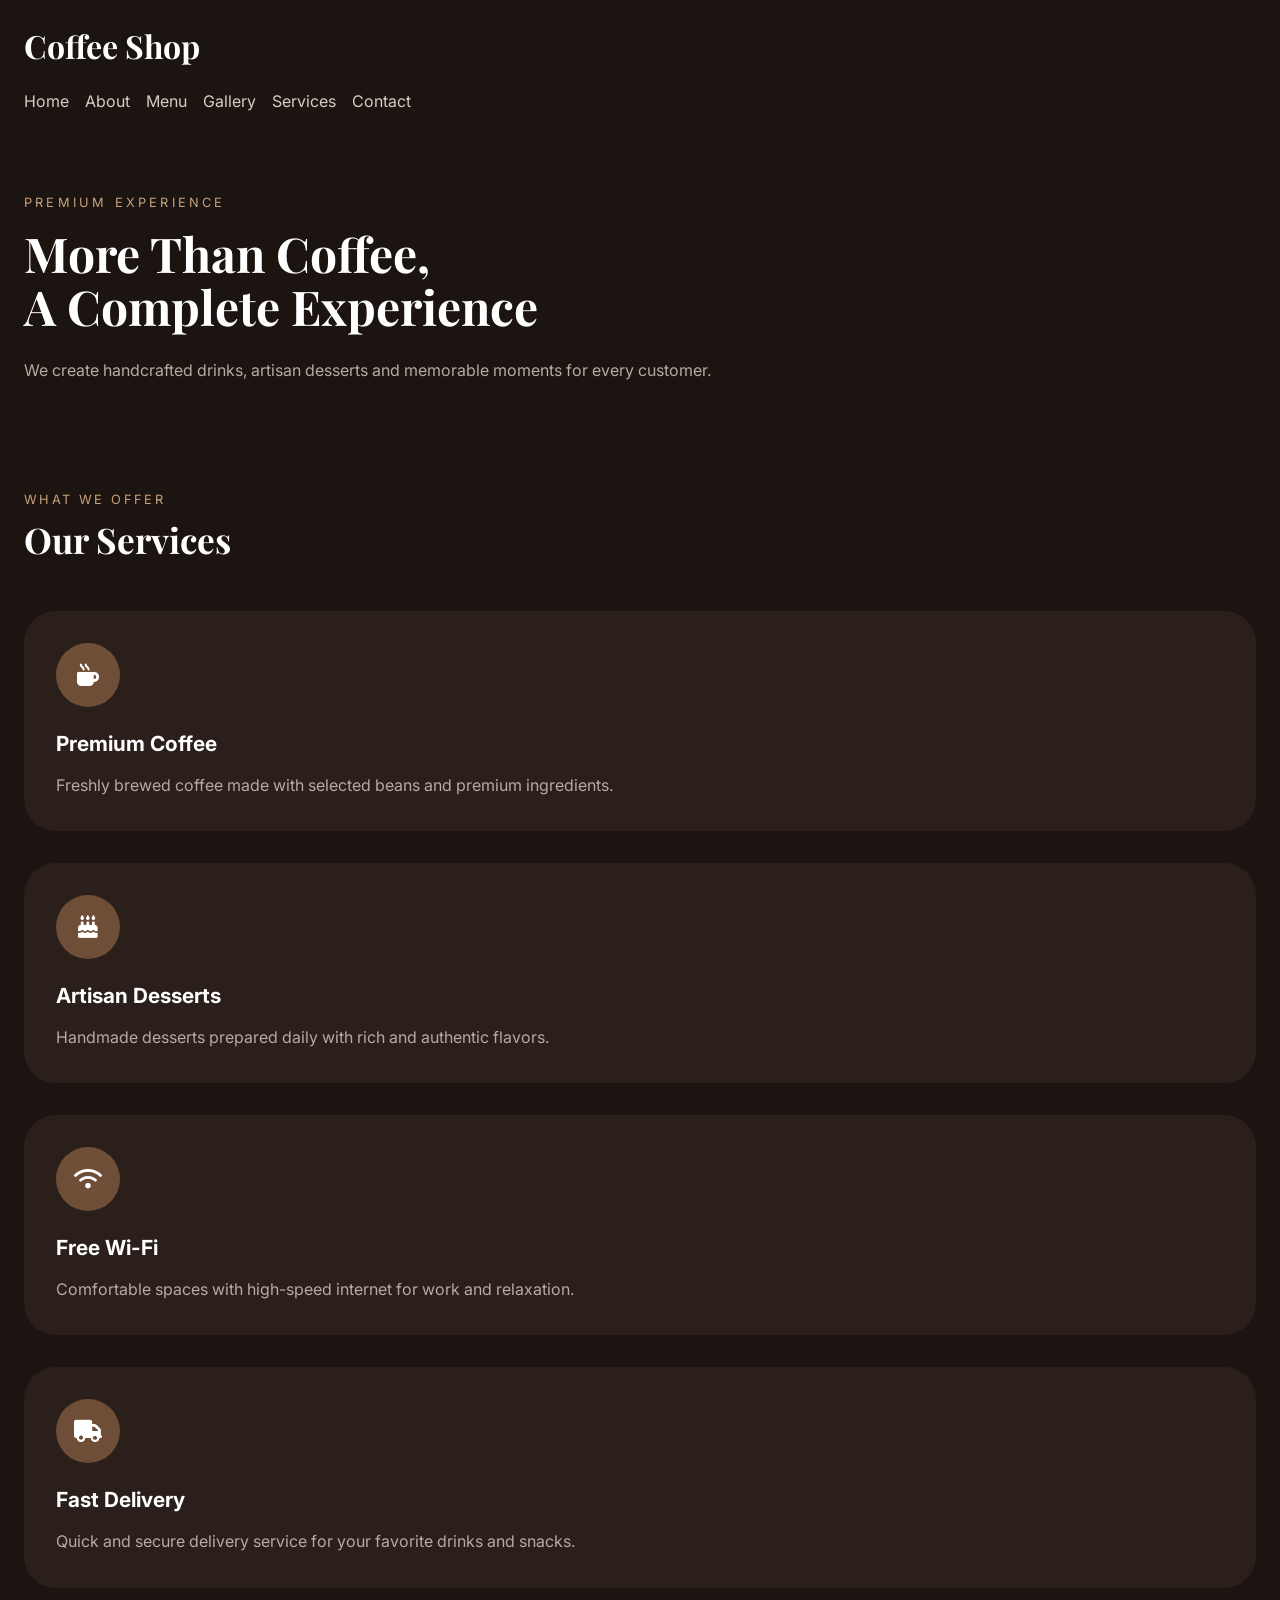
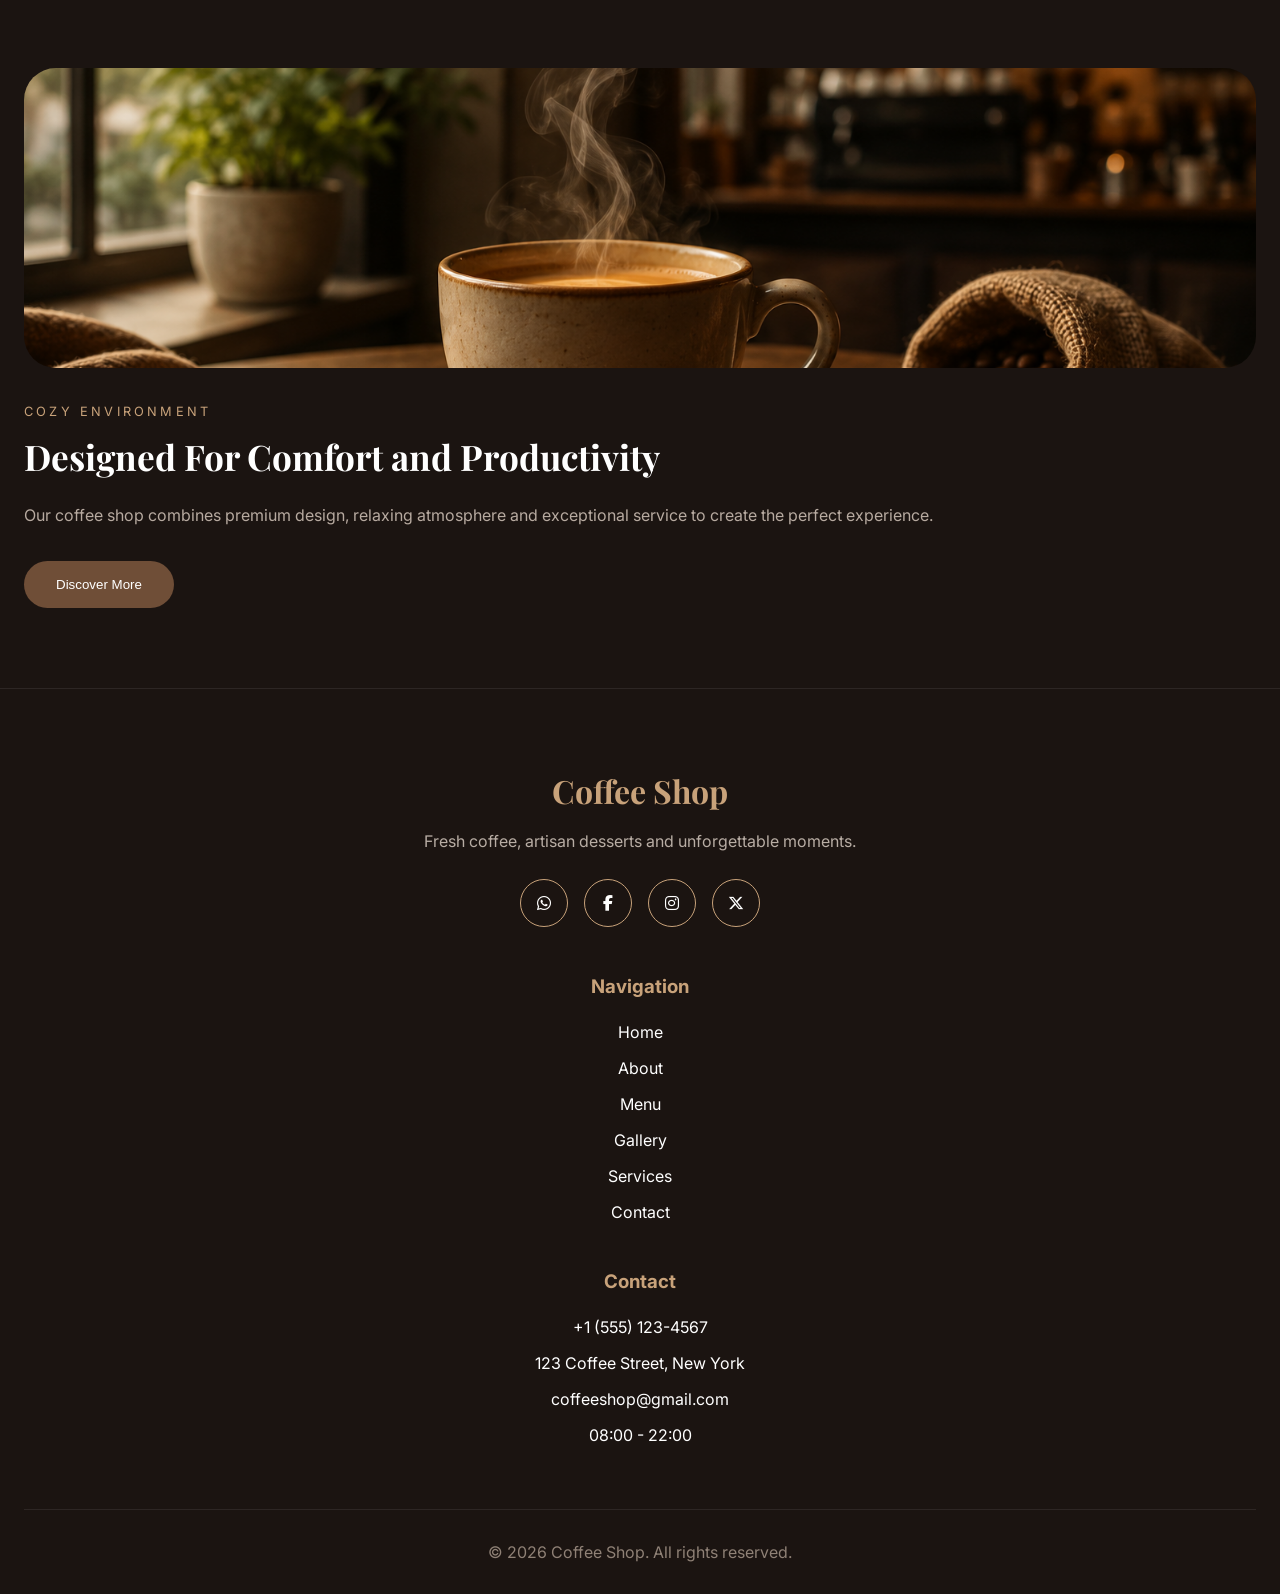
<file: services.html>
<!-- ========================================
SERVICES.HTML — PREMIUM COFFEE LANDING PAGE
======================================== -->

<!DOCTYPE html>
<html lang="en">
<head>
    <meta charset="UTF-8">
    <meta name="viewport" content="width=device-width, initial-scale=1.0">

    <title>
        Coffee Shop | Services
    </title>

    <!--DESCRIPTION-->
    <meta name="description" content="Explore the services offered by Craft Coffee, from artisan beverages and delicious desserts to a cozy space for work, meetings and relaxation.">

    <!--AUTHOR-->
    <meta name="author" content="Leonardo Farias Nascimento - Full-Stack Developer">

    <!--FAVICON-->
    <link rel="icon" href="assets/icons/favicon.ico" type="image/png">

    <!-- ICONS -->
    <link rel="stylesheet"
    href="https://cdnjs.cloudflare.com/ajax/libs/font-awesome/6.7.2/css/all.min.css">
    <link rel="icon" href="assets/icons/favicon.png" type="image/png">

    <!-- GOOGLE FONTS -->
    <link rel="preconnect" href="https://fonts.googleapis.com">
    <link rel="preconnect" href="https://fonts.gstatic.com" crossorigin>
    <link href="https://fonts.googleapis.com/css2?family=Playfair+Display:wght@500;600;700&family=Inter:wght@300;400;500;600&display=swap" rel="stylesheet">

    <!-- CSS -->
     <link rel="stylesheet" href="assets/css/global.css">
     <link rel="stylesheet" href="assets/css/pages/services.css">
     <link rel="stylesheet" href="assets/css/components/navbar.css">
     <link rel="stylesheet" href="assets/css/components/footer.css">
</head>
<body>

    <!-- HEADER -->
    <header class="service-header">

        <!-- NAVBAR -->
        <nav class="navbar">

            <h2 class="logo">
                Coffee Shop
            </h2>

            <ul class="nav-links">
                <li>
                    <a href="index.html">Home</a>
                </li>

                <li>
                    <a href="about.html">About</a>
                </li>

                <li>
                    <a href="menu.html">Menu</a>
                </li>

                <li>
                    <a href="gallery.html">Gallery</a>
                </li>

                <li>
                    <a href="services.html">Services</a>
                </li>

                <li>
                    <a href="contact.html">Contact</a>
                </li>

            </ul>

        </nav>

        <!-- HERO -->
        <div class="service-hero">

            <span class="subtitle">Premium Experience</span>

            <h1>
                More Than Coffee, <br>
                A Complete Experience
            </h1>

            <p>
                We create handcrafted drinks, artisan desserts
                and memorable moments for every customer.
            </p>

        </div>

    </header>

    <!-- MAIN -->
    <main>

        <!-- SERVICES -->
        <section class="services-section">

            <div class="section-title">

                <span>What We Offer</span>
                <h2>Our Services</h2>

            </div>

            <div class="services-grid">

                <!-- CARD -->
                <article class="service-card">

                    <div class="service-icon">
                        <i class="fa-solid fa-mug-hot"></i>
                    </div>

                    <h3>Premium Coffee</h3>

                    <p>
                        Freshly brewed coffee made with selected
                        beans and premium ingredients.
                    </p>

                </article>

                <!-- CARD -->
                <article class="service-card">

                    <div class="service-icon">
                        <i class="fa-solid fa-cake-candles"></i>
                    </div>

                    <h3>Artisan Desserts</h3>

                    <p>
                        Handmade desserts prepared daily
                        with rich and authentic flavors.
                    </p>

                </article>

                <!-- CARD -->
                <article class="service-card">

                    <div class="service-icon">
                        <i class="fa-solid fa-wifi"></i>
                    </div>

                    <h3>Free Wi-Fi</h3>

                    <p>
                        Comfortable spaces with high-speed
                        internet for work and relaxation.
                    </p>

                </article>

                <!-- CARD -->
                <article class="service-card">

                    <div class="service-icon">
                        <i class="fa-solid fa-truck"></i>
                    </div>

                    <h3>Fast Delivery</h3>

                    <p>
                        Quick and secure delivery service
                        for your favorite drinks and snacks.
                    </p>

                </article>

            </div>

        </section>

        <!-- EXPERIENCE SECTION -->
        <section class="experience-section">

            <img src="assets/images/services/services-1.png"
                 alt="A steaming ceramic cup of coffee on a saucer next to a small burlap sack spilling roasted coffee beans on a wooden table, with a cozy, warm-lit café background and a window view."
                 loading="lazy"
                 decoding="async">

            <div class="experience-content">

                <span class="subtitle">
                    Cozy Environment
                </span>

                <h2>
                    Designed For Comfort
                    and Productivity
                </h2>

                <p>
                    Our coffee shop combines premium design,
                    relaxing atmosphere and exceptional service
                    to create the perfect experience.
                </p>

                <button>Discover More</button>

            </div>

        </section>

    </main>

    <!-- FOOTER -->
    <footer class="footer">

        <div class="footer-container">

            <!-- BRAND -->
            <div class="footer-brand">

                <h2>
                    Coffee Shop
                </h2>

                <p>
                    Fresh coffee, artisan desserts
                    and unforgettable moments.
                </p>

                <!-- SOCIAL -->
                <div class="social-icons">

                    <a 
                        href="#"
                        aria-label="WhatsApp">

                        <i class="fa-brands fa-whatsapp"></i>

                    </a>

                    <a  
                        href="#"
                        aria-label="Facebook">

                        <i class="fa-brands fa-facebook-f"></i>
                    </a>

                    <a  
                        href="#"
                        aria-label="Instagram">

                        <i class="fa-brands fa-instagram"></i>
                    </a>

                    <a   href="#"
                         aria-label="X">

                        <i class="fa-brands fa-x-twitter"></i>
                    </a>

                </div>

            </div>

            <!-- NAVIGATION -->
            <div class="footer-links">

                <h3>
                    Navigation
                </h3>

                <ul>

                    <li>
                        <a href="index.html">Home</a>
                    </li>

                    <li>
                        <a href="about.html">About</a>
                    </li>

                    <li>
                        <a href="menu.html">Menu</a>
                    </li>

                    <li>
                        <a href="gallery.html">Gallery</a>
                    </li>

                    <li>
                        <a href="services.html">Services</a>
                    </li>

                    <li>
                        <a href="contact.html">Contact</a>
                    </li>

                </ul>

            </div>

            <!-- CONTACT -->
            <div class="footer-contact">

                <h3>
                    Contact
                </h3>

                <ul>

                    <li>
                        +1 (555) 123-4567
                    </li>

                    <li>
                        123 Coffee Street, New York
                    </li>

                    <li>
                        coffeeshop@gmail.com
                    </li>

                    <li>
                        08:00 - 22:00
                    </li>

                </ul>

            </div>


        </div>

        <!-- BOTTOM -->
        <div class="footer-bottom">

            <p>
                © 2026 Coffee Shop.
                All rights reserved.
            </p>

        </div>

    </footer>

</body>
</html>
</file>
<file: assets/css/global.css>
/*
========================================
SECTION: GLOBAL.CSS
========================================
*/

/*
========================================
ROOT
========================================
*/

:root{
    --bg-dark: #1B1411;
    --card-bg: #241A16;
    --primary: #6F4E37;
    --primary-hover: #8B6547;
    --accent: #C8A27A;
    --text-light: #FFFFFF;
    --text-soft: #B8ADA4;
}

/*
========================================
RESET
========================================
*/

*{
    margin: 0;
    padding: 0;
    box-sizing: border-box;
}

/*
========================================
GLOBAL ELEMENTS
========================================
*/

img{

    width: 100%;

    display: block;
}

a{

    text-decoration: none;

    color: inherit;
}

ul{

    list-style: none;
    
}

/*
========================================
HTML
========================================
*/

html{

    scroll-behavior: smooth;

}

/*
========================================
BODY
========================================
*/

body{

    background-color: var(--bg-dark);

    color: white;

    font-family: 'Inter', sans-serif;

}
</file>
<file: assets/css/pages/home.css>
/*
========================================
SECTION: HOME.CSS
========================================
*/

/*
========================================
HEADER
========================================
*/

.header{

    padding: 1.5rem;

}

/*
========================================
HERO
========================================
*/

.hero{

    min-height: 85vh;

    margin-top: 3rem;

    border-radius: 2rem;

    overflow: hidden;

    display: flex;

    align-items: center;

    background:
    linear-gradient(
        rgba(0,0,0,0.65),
        rgba(0,0,0,0.65)
    ),
    url('../../images/hero/cappuccino.webp');

    background-size: cover;

    background-position: center;
}

.hero-content{

    padding: 2rem;

}

.hero-subtitle{

    color: var(--accent);

    text-transform: uppercase;

    letter-spacing: 0.2rem;

    font-size: 0.8rem;
}

.hero-content h1{

    margin-top: 1rem;

    font-size: 3.5rem;

    line-height: 1.1;

    font-family: 'Playfair Display', serif;
}

.hero-content p{

    margin-top: 1.5rem;

    color: var(--text-soft);

    line-height: 1.7;
}

/*
========================================
BUTTONS
========================================
*/

.hero-buttons{

    display: flex;

    gap: 1rem;

    flex-wrap: wrap;

    margin-top: 2rem;
}

.primary-btn,
.secondary-btn{

    padding: 1rem 2rem;

    border-radius: 999px;

    transition: 0.3s;
}

.primary-btn{

    background-color: var(--primary);

}

.primary-btn:hover{

    background-color: var(--primary-hover);

}

.secondary-btn{

    border: 1px solid rgba(255,255,255,0.2);

}

/*
========================================
SECTIONS
========================================
*/

.featured-products,
.why-us{

    padding: 5rem 1.5rem;

}

/*
========================================
SECTION TITLE
========================================
*/

.section-title{

    text-align: center;

}

.section-title span{

    color: var(--accent);

    text-transform: uppercase;

    letter-spacing: 0.15rem;

    font-size: 0.8rem;
}

.section-title h2{

    margin-top: 1rem;

    font-size: 2.5rem;

    font-family: 'Playfair Display', serif;
}

/*
========================================
PRODUCT GRID
========================================
*/

.products-grid{

    display: grid;

    gap: 2rem;

    margin-top: 3rem;
}

/*
========================================
PRODUCT CARD
========================================
*/

.product-card{

    background-color: var(--card-bg);

    border-radius: 2rem;

    overflow: hidden;

    border: 1px solid rgba(255,255,255,0.05);

    transition: 0.3s;
}

.product-card:hover{

    transform: translateY(-6px);

}

.featured-card{

    border: 1px solid var(--accent);

}

/*
========================================
CARD IMAGE
========================================
*/

.product-card img{

    height: 260px;

    object-fit: cover;
}

/*
========================================
PRODUCT CONTENT
========================================
*/

.product-content{

    padding: 1.5rem;

}

.tag{

    display: inline-block;

    background-color: var(--accent);

    color: #1B1411;

    padding: 0.4rem 1rem;

    border-radius: 999px;

    font-size: 0.7rem;

    font-weight: 700;

    text-transform: uppercase;
}

.product-content h3{

    margin-top: 1.5rem;

    font-size: 1.5rem;

    font-family: 'Playfair Display', serif;
}

.product-content p{

    margin-top: 1rem;

    color: var(--text-soft);

    line-height: 1.7;
}

/*
========================================
BOTTOM CARD
========================================
*/

.product-bottom{

    display: flex;

    justify-content: space-between;

    align-items: center;

    margin-top: 2rem;
}

.price{

    color: var(--accent);

    font-size: 1.5rem;

    font-weight: 700;
}

.product-bottom a{

    padding: 0.8rem 1.2rem;

    border-radius: 999px;

    background-color: var(--primary);

    transition: 0.3s;
}

.product-bottom a:hover{

    background-color: var(--primary-hover);
}

/*
========================================
WHY GRID
========================================
*/

.why-grid{

    display: grid;

    gap: 2rem;

    margin-top: 3rem;
}

/*
========================================
WHY CARD
========================================
*/

.why-card{

    background-color: var(--card-bg);

    padding: 2rem;

    border-radius: 2rem;

    text-align: center;
}

.why-card i{

    font-size: 2rem;

    color: var(--accent);
}

.why-card h3{

    margin-top: 1.5rem;

    font-size: 1.4rem;
}

.why-card p{

    margin-top: 1rem;

    color: var(--text-soft);

    line-height: 1.7;
}

/*
========================================
MEDIA QUERY
========================================
*/

@media (max-width: 480px) {

    .hero-content h1 {

        font-size: 2.3rem;
        
    }
}
</file>
<file: assets/css/components/navbar.css>
/*
========================================
SECTION: NAVBAR.CSS
========================================
*/

/*
========================================
HEADER
========================================
*/

.header{

    padding: 1.5rem;

}

/*
========================================
NAVBAR
========================================
*/

.navbar{

    display: flex;

    flex-direction: column;

    gap: 1.5rem;

}

.logo{

    font-size: 2rem;

    font-family: 'Playfair Display', serif;

}

.nav-links{

    display: flex;

    gap: 1rem;

    flex-wrap: wrap;

}

.nav-links a{

    color: #D8CCC3;

    transition: 0.3s;

}

.nav-links a:hover{

    color: white;
    
}
</file>
<file: assets/css/components/footer.css>
/*
========================================
SECTION: FOOTER.CSS
========================================
*/

/*
========================================
FOOTER
========================================
*/

.footer{

    padding: 5rem 1.5rem 2rem;

    border-top:
    1px solid rgba(255,255,255,0.08);
}

.footer-container{

    display: flex;

    flex-direction: column;

    align-items: center;

    text-align: center;

    gap: 3rem;

}

/*
========================================
FOOTER BRAND
========================================
*/

.footer-brand h2{

    color: var(--accent);

    font-size: 2rem;

    font-family: 'Playfair Display', serif;
}

.footer-brand p{

    margin-top: 1rem;

    color: var(--text-soft);

    line-height: 1.7;
}

/*
========================================
SOCIAL ICONS
========================================
*/

.social-icons{

    display: flex;

    justify-content: center;

    gap: 1rem;

    margin-top: 1.5rem;

}

.social-icons a{

    width: 3rem;

    height: 3rem;

    display: flex;

    justify-content: center;

    align-items: center;

    border-radius: 50%;

    border: 1px solid var(--accent);

    transition: 0.3s;

}

.social-icons a:hover{

    background-color: var(--accent);

    color: #1B1411;
}

/*
========================================
FOOTER LINKS
========================================
*/

.footer-links ul,
.footer-contact ul{

    display: flex;

    flex-direction: column;

    align-items: center;

    gap: 1rem;

    margin-top: 1.5rem;

}

.footer-links h3,
.footer-contact h3{

    color: var(--accent);

}

/*
========================================
BOTTOM
========================================
*/

.footer-bottom{

    margin-top: 4rem;

    padding-top: 2rem;

    border-top:
    1px solid rgba(255,255,255,0.08);

    text-align: center;

}

.footer-bottom p{

    color: #8F8176;
    
}
</file>
<file: assets/css/pages/about.css>
/*
========================================
SECTION: ABOUT.CSS
========================================
*/

/*
========================================
ABOUT HERO
========================================
*/

.about-header{

    padding: 1.5rem;

}

.about-hero{

    min-height: 80vh;

    margin-top: 3rem;

    border-radius: 2rem;

    overflow: hidden;

    display: flex;

    align-items: center;

    background:
    linear-gradient(
        rgba(0,0,0,0.6),
        rgba(0,0,0,0.6)
    ),
    url('../../images/about/croissants.jpg');

    background-size: cover;

    background-position: center;
}

.hero-overlay{

    padding: 2rem;
}

.hero-overlay span{

    color: var(--accent);

    text-transform: uppercase;

    letter-spacing: 0.2rem;

    font-size: 0.8rem;
}

.hero-overlay h1{

    margin-top: 1rem;

    font-size: 3rem;

    line-height: 1.1;

    font-family: 'Playfair Display', serif;
}

.hero-overlay p{

    margin-top: 1.5rem;

    color: var(--text-soft);

    line-height: 1.7;
}

/*
========================================
SECTIONS
========================================
*/

.story-section,
.why-section,
.experience-section{

    padding: 5rem 1.5rem;

}

/*
========================================
SECTION TITLE
========================================
*/

.section-title{

    text-align: center;
}

.section-title span{

    color: var(--accent);

    text-transform: uppercase;

    letter-spacing: 0.15rem;

    font-size: 0.8rem;
}

.section-title h2{

    margin-top: 1rem;

    font-size: 2.5rem;

    font-family: 'Playfair Display', serif;
}

/*
========================================
STORY
========================================
*/

.story-container{

    display: flex;

    flex-direction: column;

    gap: 2rem;

    margin-top: 3rem;
}

.story-image img{

    border-radius: 2rem;

    height: 420px;

    object-fit: cover;
}

.story-text{

    display: flex;

    flex-direction: column;

    gap: 1.5rem;
}

.story-text p{

    color: var(--text-soft);

    line-height: 1.8;
}

/*
========================================
WHY GRID
========================================
*/

.why-grid{

    display: grid;

    gap: 2rem;

    margin-top: 3rem;
}

.why-card{

    background-color: var(--card-bg);

    padding: 2rem;

    border-radius: 2rem;

    text-align: center;
}

.why-card i{

    font-size: 2rem;

    color: var(--accent);
}

.why-card h3{

    margin-top: 1.5rem;

    font-size: 1.5rem;
}

.why-card p{

    margin-top: 1rem;

    color: var(--text-soft);

    line-height: 1.7;
}

/*
========================================
EXPERIENCE SECTION
========================================
*/

.experience-section{

    display: flex;

    flex-direction: column;

    gap: 2rem;
}

.experience-image img{

    border-radius: 2rem;

    height: 450px;

    object-fit: cover;
}

.experience-content span{

    color: var(--accent);

    text-transform: uppercase;

    letter-spacing: 0.15rem;

    font-size: 0.8rem;
}

.experience-content h2{

    margin-top: 1rem;

    font-size: 2.5rem;

    line-height: 1.2;

    font-family: 'Playfair Display', serif;
}

.experience-content p{

    margin-top: 1.5rem;

    color: var(--text-soft);

    line-height: 1.7;
}

/*
========================================
BUTTON
========================================
*/

.experience-btn{

    display: inline-block;

    margin-top: 2rem;

    padding: 1rem 2rem;

    border-radius: 999px;

    background-color: var(--primary);

    transition: 0.3s;
}

.experience-btn:hover{

    background-color: var(--primary-hover);
    
}
</file>
<file: assets/css/pages/contact.css>
/*
========================================
SECTION: CONTACT.CSS
========================================
*/

/*
========================================
HEADER
========================================
*/

.contact-header{

    padding: 1.5rem;

}

/*
========================================
HERO
========================================
*/

.contact-hero{

    margin-top: 5rem;
}

.subtitle{

    color: #C8A27A;

    text-transform: uppercase;

    letter-spacing: 0.2rem;

    font-size: 0.8rem;
}

.contact-hero h1{

    margin-top: 1rem;

    font-size: 3rem;

    line-height: 1.1;

    font-family: 'Playfair Display', serif;
}

.contact-hero p{

    margin-top: 1.5rem;

    line-height: 1.7;

    color: #B7AAA0;
}

/*
========================================
CONTACT SECTION
========================================
*/

.contact-section{

    padding: 5rem 1.5rem;

    display: flex;

    flex-direction: column;

    gap: 4rem;
}

/*
========================================
SECTION TITLE
========================================
*/

.section-title span{

    color: #C8A27A;

    text-transform: uppercase;

    letter-spacing: 0.15rem;

    font-size: 0.8rem;
}

.section-title h2{

    margin-top: 0.5rem;

    font-size: 2.2rem;

    font-family: 'Playfair Display', serif;
}

/*
========================================
CONTACT INFO
========================================
*/

.contact-info{

    display: flex;

    flex-direction: column;

    gap: 2rem;

}

/*
========================================
INFO ITEM
========================================
*/

.info-item{

    display: flex;

    align-items: flex-start;

    gap: 1rem;
}

/*
========================================
INFO ICON
========================================
*/

.info-icon{

    width: 3.5rem;

    height: 3.5rem;

    display: flex;

    justify-content: center;

    align-items: center;

    border-radius: 50%;

    background-color: #6F4E37;

    flex-shrink: 0;
}

/*
========================================
INFO CONTENT
========================================
*/

.info-item h3{

    font-size: 1.1rem;
}

.info-item p{

    margin-top: 0.5rem;

    color: #B7AAA0;

    line-height: 1.6;
}

/*
========================================
FORM
========================================
*/

.contact-form{

    display: flex;

    flex-direction: column;

    gap: 1.5rem;
}

/*
========================================
INPUT TYPE
========================================
*/

button,
input,
textarea{

    font: inherit;
}

/*
========================================
INPUTS
========================================
*/

.contact-form input,
.contact-form textarea{

    width: 100%;

    border: none;

    outline: none;

    border-radius: 1.2rem;

    background-color: #2A1F1A;

    color: white;

    padding: 1.2rem;
}

/*
========================================
TEXTAREA
========================================
*/

.contact-form textarea{

    min-height: 180px;

    resize: none;
}

/*
========================================
PLACEHOLDER
========================================
*/

.contact-form input::placeholder,
.contact-form textarea::placeholder{

    color: #8F8176;
}

/*
========================================
BUTTON
========================================
*/

.contact-form button{

    border: none;

    border-radius: 999px;

    padding: 1rem;

    background-color: #6F4E37;

    color: white;

    cursor: pointer;

    transition: 0.3s;
}

.contact-form button:hover{

    background-color: #8B6547;

}

/*
========================================
MAP SECTION
========================================
*/

.map-section{

    padding: 0 1.5rem 5rem;

}

/*
========================================
MAP
========================================
*/

.map-section iframe{

    width: 100%;
    
    height: 350px;

    border: none;

    border-radius: 2rem;
}
</file>
<file: assets/css/pages/gallery.css>
/*
========================================
SECTION: GALLERY.CSS
========================================
*/

/*
========================================
GALLERY HERO
========================================
*/

.gallery-hero{

    min-height:75vh;

    margin-top:3rem;

    border-radius:2rem;

    overflow:hidden;

    display:flex;

    align-items:center;

    background:
    linear-gradient(
    rgba(0,0,0,.65),
    rgba(0,0,0,.65)
    ),
    url("../../images/gallery/gallery-banner.webp");

    background-size:cover;

    background-position:center;

}

.gallery-hero-content{

    padding:2rem;

}

/*
========================================
FILTER
========================================
*/

.gallery-filter{

    padding:5rem 1.5rem;

}

.filter-buttons{

    display:flex;

    justify-content:center;

    gap:1rem;

    flex-wrap:wrap;

    margin-top:3rem;

}

.filter-buttons button{

    padding:.9rem 1.8rem;

    border:none;

    border-radius:999px;

    cursor:pointer;

    background:var(--card-bg);

    color:var(--text);

    transition:.3s;

}

.filter-buttons button:hover,

.filter-buttons .active{

    background:var(--accent);

    color:#1B1411;

}

/*
========================================
GALLERY GRID
========================================
*/

.gallery{

    padding:0 1.5rem 5rem;

}

.gallery-grid{

    display:grid;

    gap:2rem;

}

/*
========================================
CARD
========================================
*/

.gallery-card{

    overflow:hidden;

    border-radius:1.5rem;

    cursor:pointer;

    height: 40rem;

}

.gallery-card img{

    width:100%;

    height:100%;

    object-fit:cover;

    transition:.4s;

}

.gallery-card:hover img{

    transform:scale(1.08);

}

/*
========================================
HIDE
========================================
*/

.hide {
    display: none !important;
}


/*
========================================
CTA
========================================
*/

.gallery-cta{

    padding:5rem 1.5rem;

    text-align:center;

}

.gallery-cta h2{

    font-size:2.5rem;

    font-family:'Playfair Display',serif;

}

.gallery-cta p{

    margin:1.5rem auto 2rem;

    max-width:650px;

    color:var(--text-soft);

    line-height:1.8;

}

/*
========================================
MEDIA QUERY
========================================
*/

@media(min-width:768px){

.gallery-grid{

grid-template-columns:repeat(2,1fr);

}

}

@media(min-width:1100px){

.gallery-grid{

grid-template-columns:repeat(3,1fr);

}

}
</file>
<file: assets/css/pages/menu.css>
/*
========================================
SECTION: MENU.CSS
========================================
*/

/*
========================================
HEADER
========================================
*/

.header{

    padding: 1.5rem;

}

/*
========================================
ABOUT HERO
========================================
*/

.menu-hero{

    min-height: 80vh;

    border-radius: 2rem;

    overflow: hidden;

    display: flex;

    align-items: center;
}

/*
========================================
HERO
========================================
*/

.hero-menu {

    margin-top: 5rem;

}

.subtitle{

    color: #C8A27A;

    font-size: 0.9rem;

    letter-spacing: 0.2rem;

    text-transform: uppercase;
}

.hero-menu h1{

    font-size: 3rem;

    font-family: 'Playfair Display', serif;

    line-height: 1.1;

    margin-top: 1rem;
}

.hero-menu p{

    margin-top: 1.5rem;

    color: #B8ADA4;

    line-height: 1.7;
}

/*
========================================
CATEGORY NAV
========================================
*/

.category-nav{

    display: flex;

    gap: 1rem;

    overflow-x: auto;

    padding: 1rem 1.5rem;

    margin-top: 4rem;
}

.category-nav a{

    background-color: #2A1F1A;

    padding: 0.8rem 1.4rem;

    border-radius: 999px;

    white-space: nowrap;

    transition: 0.3s;
}

.category-nav a:hover{

    background-color: #6F4E37;

}

/*
========================================
MENU SECTION
========================================
*/

.menu-section{

    padding: 4rem 1.5rem;

}

/*
========================================
SECTION TITLE
========================================
*/

.section-title span{

    color: #C8A27A;

    text-transform: uppercase;

    letter-spacing: 0.15rem;

    font-size: 0.8rem;
}

.section-title h2{

    font-size: 2rem;

    margin-top: 0.5rem;

    font-family: 'Playfair Display', serif;
}

/*
========================================
MENU GRID
========================================
*/

.menu-grid{

    display: grid;

    gap: 2rem;

    margin-top: 2.5rem;
}

/*
========================================
MENU CARD
========================================
*/

.menu-card{
    
    background-color: #2A1F1A;

    border-radius: 1.5rem;

    overflow: hidden;

    transition: 0.3s;
}

.menu-card:hover{

    transform: translateY(-5px);
}

/*
========================================
CARD IMAGE
========================================
*/

.menu-card img{

    height: 250px;

    object-fit: cover;
}

/*
========================================
CARD CONTENT
========================================
*/

.menu-content{

    padding: 1.5rem;

}

.menu-top{

    display: flex;

    justify-content: space-between;

    align-items: center;
}

.menu-top h3{

    font-size: 1.2rem;
}

.price{

    color: #C8A27A;

    font-weight: 600;
}

.menu-content p{

    color: #B8ADA4;

    line-height: 1.6;

    margin-top: 1rem;
}

/*
========================================
BUTTON
========================================
*/

.menu-content button{

    width: 100%;

    border: none;

    border-radius: 999px;

    padding: 1rem;

    margin-top: 1.5rem;

    background-color: #6F4E37;

    color: white;

    cursor: pointer;

    transition: 0.3s;
}

.menu-content button:hover{

    background-color: #8B6547;

}

/*
========================================
MEDIA QUERY 
========================================
*/


@media (max-width: 480px) {

    .category-nav {

        gap: 0.6rem;

        padding: 1rem;
    }

    .category-nav a {

        padding: 0.7rem 1rem;

        font-size: 0.9rem;
    }
}
</file>
<file: assets/css/pages/services.css>
/*
========================================
SECTION: SERVICES.CSS
========================================
*/

/*
========================================
HEADER
========================================
*/

.service-header{

    padding: 1.5rem;
}

/*
========================================
HERO
========================================
*/

.service-hero{

    margin-top: 5rem;
}

.subtitle{

    color: #C8A27A;

    text-transform: uppercase;

    letter-spacing: 0.2rem;

    font-size: 0.8rem;
}

.service-hero h1{

    font-size: 3rem;

    line-height: 1.1;

    margin-top: 1rem;

    font-family: 'Playfair Display', serif;
}

.service-hero p{

    margin-top: 1.5rem;

    line-height: 1.7;

    color: #B7AAA0;
}

/*
========================================
GLOBAL SECTION
========================================
*/

.section-title span{

    color: #C8A27A;

    text-transform: uppercase;

    letter-spacing: 0.15rem;

    font-size: 0.8rem;
}

.section-title h2{

    margin-top: 0.5rem;

    font-size: 2.2rem;

    font-family: 'Playfair Display', serif;
}

/*
========================================
SERVICES SECTION
========================================
*/

.services-section{

    padding: 5rem 1.5rem;

}

/*
========================================
SERVICES GRID
========================================
*/

.services-grid{

    display: grid;

    gap: 2rem;

    margin-top: 3rem;
}

/*
========================================
SERVICE CARD
========================================
*/

.service-card{

    background-color: #2A1F1A;

    padding: 2rem;

    border-radius: 2rem;

    transition: 0.3s;
}

.service-card:hover{

    transform: translateY(-5px);

}

/*
========================================
SERVICE ICON
========================================
*/

.service-icon{

    width: 4rem;

    height: 4rem;

    display: flex;

    justify-content: center;

    align-items: center;

    border-radius: 50%;

    background-color: #6F4E37;

    font-size: 1.4rem;
}

/*
========================================
SERVICE CARD CONTENT
========================================
*/

.service-card h3{

    margin-top: 1.5rem;

    font-size: 1.3rem;
}

.service-card p{

    margin-top: 1rem;

    line-height: 1.7;

    color: #B7AAA0;
}

/*
========================================
EXPERIENCE SECTION
========================================
*/

.experience-section{

    padding: 0 1.5rem 5rem;

}

.experience-section img{

    border-radius: 2rem;

    height: 300px;

    object-fit: cover;
}

/*
========================================
EXPERIENCE CONTENT
========================================
*/

.experience-content{

    margin-top: 2rem;

}

.experience-content h2{

    margin-top: 1rem;

    font-size: 2.2rem;

    line-height: 1.2;

    font-family: 'Playfair Display', serif;
}

.experience-content p{

    margin-top: 1.5rem;

    line-height: 1.7;

    color: #B7AAA0;
}

/*
========================================
BUTTON
========================================
*/

.experience-content button{

    margin-top: 2rem;

    border: none;

    border-radius: 999px;

    padding: 1rem 2rem;

    background-color: #6F4E37;

    color: white;

    cursor: pointer;

    transition: 0.3s;
}

.experience-content button:hover{

    background-color: #8B6547;
    
}
</file>
